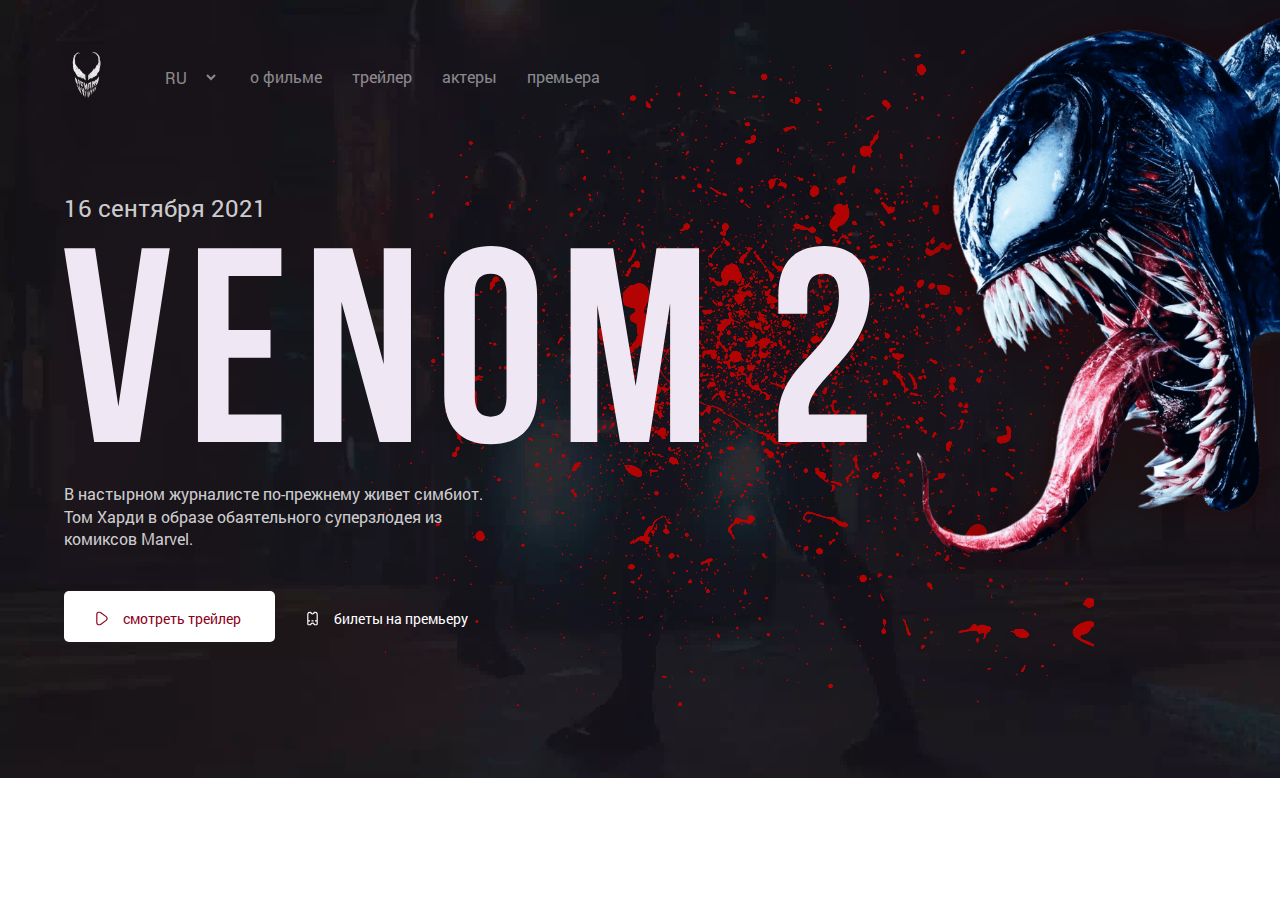
<file: index.html>
<!DOCTYPE html>
<html lang="ru">

<head>
  <meta charset="UTF-8">
  <meta http-equiv="X-UA-Compatible" content="IE=edge">
  <meta name="viewport" content="width=device-width, initial-scale=1.0">
  <title data-translate="index-title">Venom 2. Главная страница</title>
  <link rel="apple-touch-icon" sizes="120x120" href="favicon/apple-touch-icon.png">
  <link rel="icon" href="favicon/favicon.ico" type="image/x-icon">
  <link rel="icon" type="image/png" sizes="32x32" href="favicon/favicon-32x32.png">
  <link rel="icon" type="image/png" sizes="16x16" href="favicon/favicon-16x16.png">
  <link rel="manifest" href="favicon/site.webmanifest">
  <link rel="mask-icon" href="favicon/safari-pinned-tab.svg" color="#000000">
  <meta name="msapplication-TileColor" content="#000000">
  <meta name="theme-color" content="#000000">
  <link rel="stylesheet" href="css/jquery.fancybox.min.css" />
  <link rel="stylesheet" href="css/normalize.css">
  <link rel="stylesheet" href="css/style.css">
  <script defer src="js/main.js" type="module"></script>
  <script defer src="https://cdn.jsdelivr.net/npm/jquery@3.5.1/dist/jquery.min.js"></script>
  <script defer src="js/jquery.fancybox.min.js"></script>
</head>

<body class="blood">

  <div class="container">
    <header class="header">
      <a href="index.html" class="logo__link">
        <img class="logo__image" src="images/logo.png" alt="logo: Venom" width="46" height="71">
      </a>
      <p class="nav__menu--item">
        <select class="change-lang">
          <option class="change-lang--option" value="ru">RU</option>
          <option class="change-lang--option" value="en">EN</option>
        </select>
      </p>
      <nav class="nav">
        <butoon class="menu__button">
          <span class="menu__button--text" data-translate="menu-menu">меню</span>
          <img class="menu__button--icon" src="images/menu.svg" alt="icon: burger menu">
        </butoon>
        <!-- /.menu__button -->
        <button class="menu__close">
          <span class="menu__close--text" data-translate="menu-close">закрыть</span>
          <img class="menu__close--icon" src="images/arrow.svg" alt="icon: arrow right">
        </button>
        <!-- /.menu__close -->
        <ul class="nav__menu">
          <li class="nav__menu--item">
            <a class="nav__menu--link" data-translate="menu-about" href="about.html">о фильме</a>
          </li>

          <li class="nav__menu--item">
            <a class="nav__menu--link" data-translate="menu-trailer" href="trailer.html">трейлер</a>
          </li>

          <li class="nav__menu--item">
            <a class="nav__menu--link" data-translate="menu-actors" href="actors.html">актеры</a>
          </li>

          <li class="nav__menu--item">
            <a class="nav__menu--link" data-translate="menu-premiere" href="premiere.html">премьера</a>
          </li>
        </ul>
        <!-- /.nav__menu -->
      </nav>
    </header>

    <div class="movie">
      <div class="movie__title">
        <span class="movie__date" data-translate="movie-date">16 сентября 2021</span>
        <img class="movie__logo" src="images/venom-2.svg" alt="logo: Venom-2">
        <p class="movie__description" data-translate="movie-description">
          В настырном журналисте по-прежнему живет симбиот.
          Том Харди в образе обаятельного суперзлодея из комиксов Marvel.
        </p>
      </div>
      <!-- /.movie__title -->
      <div class="button__group">
        <a data-fancybox href="https://www.youtube.com/watch?v=kOF4p_bCLJs" class="button button__primary">
          <img class="button__icon" src="images/play.svg" alt="icon: play" width="15px" height="15px">
          <span class="button__text" data-translate="watch-trailer-button">смотреть трейлер</span>
        </a>
        <a href="premiere.html" class="button button__link">
          <img class="button__icon" src="images/ticket.svg" alt="icon: ticket" width="15px" height="15px">
          <span class="button__text" data-translate="premiere-tickets-button">билеты на премьеру</span>
        </a>
      </div>
      <!-- /.button__group -->
    </div>
    <!-- /.movie -->
  </div>
  <!-- /.container -->

  <img class="venom" src="images/venom.png" alt="photo: venom">

</body>

</html>
</file>
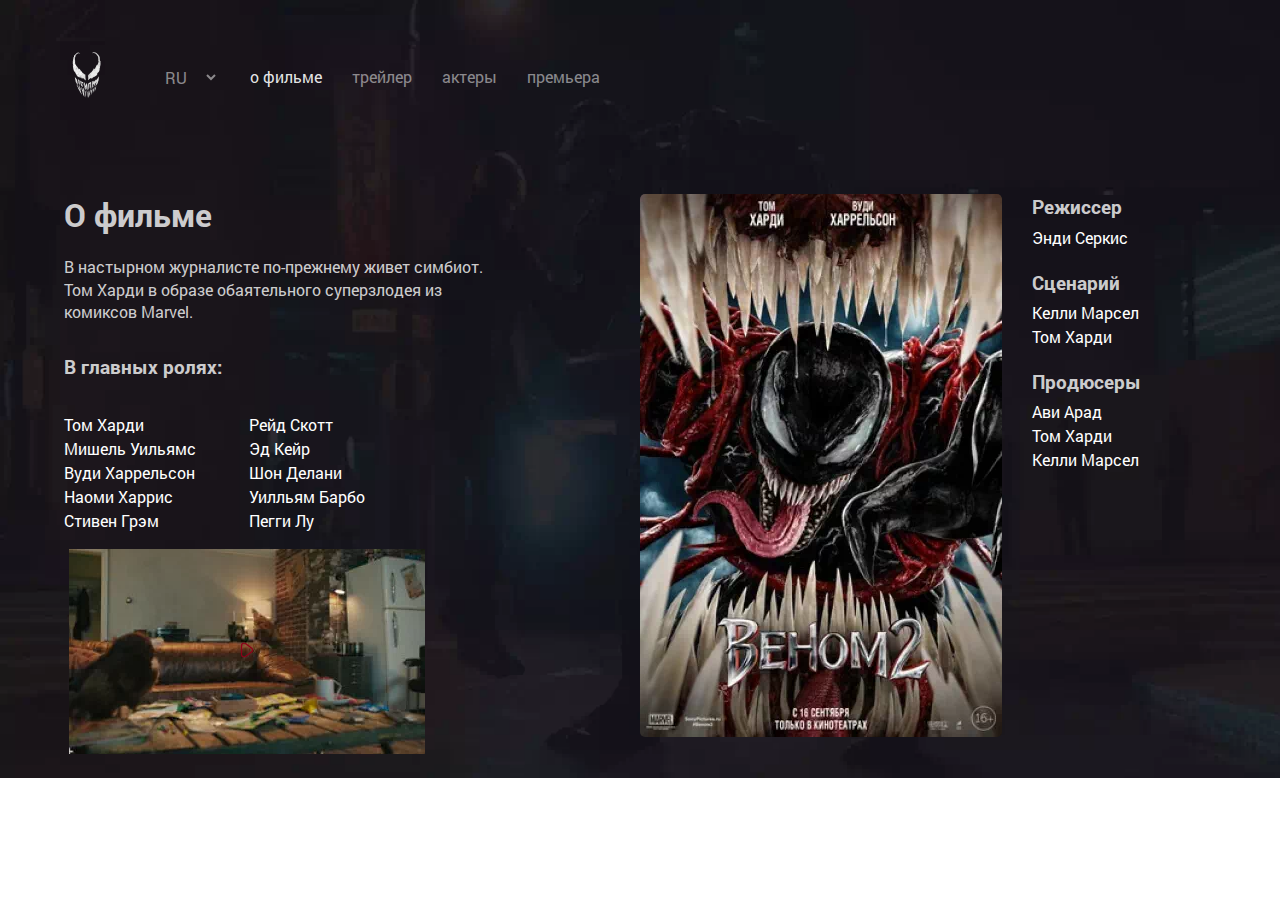
<file: about.html>
<!DOCTYPE html>
<html lang="ru">

<head>
  <meta charset="UTF-8">
  <meta http-equiv="X-UA-Compatible" content="IE=edge">
  <meta name="viewport" content="width=device-width, initial-scale=1.0">
  <title data-translate="about-title">Venom 2. О фильме</title>
  <link rel="apple-touch-icon" sizes="120x120" href="favicon/apple-touch-icon.png">
  <link rel="icon" href="favicon/favicon.ico" type="image/x-icon">
  <link rel="icon" type="image/png" sizes="32x32" href="favicon/favicon-32x32.png">
  <link rel="icon" type="image/png" sizes="16x16" href="favicon/favicon-16x16.png">
  <link rel="manifest" href="favicon/site.webmanifest">
  <link rel="mask-icon" href="favicon/safari-pinned-tab.svg" color="#000000">
  <meta name="msapplication-TileColor" content="#000000">
  <meta name="theme-color" content="#000000">
  <link rel="stylesheet" href="css/jquery.fancybox.min.css" />
  <link rel="stylesheet" href="css/normalize.css">
  <link rel="stylesheet" href="css/style.css">
  <script defer src="js/main.js" type="module"></script>
  <script defer src="https://cdn.jsdelivr.net/npm/jquery@3.5.1/dist/jquery.min.js"></script>
  <script defer src="js/jquery.fancybox.min.js"></script>
</head>

<body class="primary-bg">

  <div class="container">
    <header class="header">
      <a href="index.html" class="logo__link">
        <img class="logo__image" src="images/logo.png" alt="logo: Venom" width="46" height="71">
      </a>
      <p class="nav__menu--item">
        <select class="change-lang">
          <option class="change-lang--option" value="ru" selected>RU</option>
          <option class="change-lang--option" value="en">EN</option>
        </select>
      </p>
      <nav class="nav">
        <butoon class="menu__button">
          <span class="menu__button--text" data-translate="menu-menu">меню</span>
          <img class="menu__button--icon" src="images/menu.svg" alt="icon: burger menu">
        </butoon>
        <!-- /.menu__button -->
        <button class="menu__close">
          <span class="menu__close--text" data-translate="menu-close">закрыть</span>
          <img class="menu__close--icon" src="images/arrow.svg" alt="icon: arrow right">
        </button>
        <!-- /.menu__close -->
        <ul class="nav__menu">
          <li class="nav__menu--item">
            <a class="nav__menu--link" data-translate="menu-about" href="about.html">о фильме</a>
          </li>

          <li class="nav__menu--item">
            <a class="nav__menu--link" data-translate="menu-trailer" href="trailer.html">трейлер</a>
          </li>

          <li class="nav__menu--item">
            <a class="nav__menu--link" data-translate="menu-actors" href="actors.html">актеры</a>
          </li>

          <li class="nav__menu--item">
            <a class="nav__menu--link" data-translate="menu-premiere" href="premiere.html">премьера</a>
          </li>
        </ul>
        <!-- /.nav__menu -->
      </nav>
    </header>

    <div class="content">
      <div class="col">
        <h2 class="content__title" data-translate="about-movie-content-title">О фильме</h2>
        <p class="content__text" data-translate="movie-description">В настырном журналисте по-прежнему живет симбиот.
          Том Харди в образе обаятельного
          суперзлодея из комиксов Marvel.</p>
        <h3 class="content__subtitle" data-translate="movie-starring">В главных ролях:</h3>
        <div class="actors__main column-2">
          <div class="actors__list">
            <ul class="list">
              <li class="list__item" data-translate="Tom_Hardy">Том Харди</li>
              <li class="list__item" data-translate="Michelle_Williams">Мишель Уильямс</li>
              <li class="list__item" data-translate="Woody_Harrelson">Вуди Харрельсон</li>
              <li class="list__item" data-translate="Naomie_Harris">Наоми Харрис</li>
              <li class="list__item" data-translate="Stephen_Graham">Стивен Грэм</li>
            </ul>
          </div>
          <!-- /.actors__list -->
          <div class="actors__list">
            <ul class="list">
              <li class="list__item" data-translate="Reid_Scott">Рейд Скотт</li>
              <li class="list__item" data-translate="Ed_Kear">Эд Кейр</li>
              <li class="list__item" data-translate="Sean_Delaney">Шон Делани</li>
              <li class="list__item" data-translate="William_W_Barbour">Уилльям Барбо</li>
              <li class="list__item" data-translate="Peggy_Lu">Пегги Лу</li>
            </ul>
          </div>
          <!-- /.actors__list -->
        </div>
        <!-- /.actors__main -->

        <div class="content__trailer">
          <div class="play">
            <a data-fancybox href="https://www.youtube.com/watch?v=kOF4p_bCLJs">
              <img class="play__icon" src="images/play.svg" alt="icon: play">
            </a>
          </div>
        </div>
        <!-- /.trailer -->
      </div>
      <!-- /.col -->
      <div class="col">
        <div class="poster__wrapper">
          <img class="poster" src="images/poster.webp" alt="photo: poster venom 2">
          <div class="creators">
            <h3 class="content__subtitle" data-translate="director">Режиссер</h3>
            <ul class="list">
              <li class="list__item" data-translate="Andy_Serkis">Энди Серкис</li>
            </ul>
            <!-- /.list -->
            <h3 class="content__subtitle" data-translate="scenario">Сценарий</h3>
            <ul class="list">
              <li class="list__item" data-translate="Kelly_Marcel">Келли Марсел</li>
              <li class="list__item" data-translate="Tom_Hardy">Том Харди</li>
            </ul>
            <!-- /.list -->
            <h3 class="content__subtitle" data-translate="producers">Продюсеры</h3>
            <ul class="list">
              <li class="list__item" data-translate="Avi_Arad">Ави Арад</li>
              <li class="list__item" data-translate="Tom_Hardy">Том Харди</li>
              <li class="list__item" data-translate="Kelly_Marcel">Келли Марсел</li>
            </ul>
            <!-- /.list -->
          </div>
          <!-- /.creators -->
        </div>
        <!-- /.poster__wrapper -->
      </div>
      <!-- /.col -->
    </div>
    <!-- /.content -->

  </div>
  <!-- /.container -->

</body>

</html>
</file>
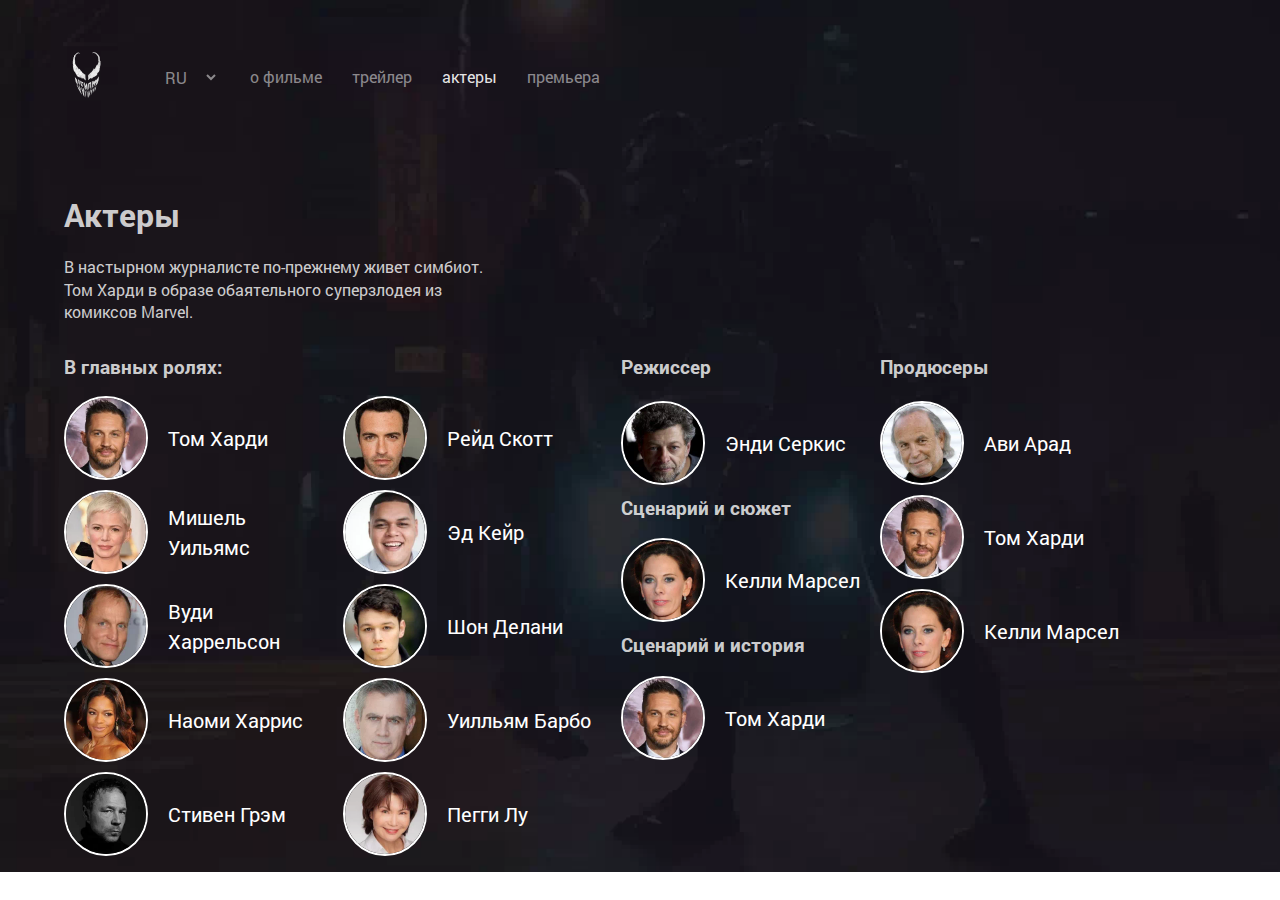
<file: actors.html>
<!DOCTYPE html>
<html lang="ru">

<head>
  <meta charset="UTF-8">
  <meta http-equiv="X-UA-Compatible" content="IE=edge">
  <meta name="viewport" content="width=device-width, initial-scale=1.0">
  <title data-translate="actors-title">Venom 2. Актеры</title>
  <link rel="apple-touch-icon" sizes="120x120" href="favicon/apple-touch-icon.png">
  <link rel="icon" href="favicon/favicon.ico" type="image/x-icon">
  <link rel="icon" type="image/png" sizes="32x32" href="favicon/favicon-32x32.png">
  <link rel="icon" type="image/png" sizes="16x16" href="favicon/favicon-16x16.png">
  <link rel="manifest" href="favicon/site.webmanifest">
  <link rel="mask-icon" href="favicon/safari-pinned-tab.svg" color="#000000">
  <meta name="msapplication-TileColor" content="#000000">
  <meta name="theme-color" content="#000000">
  <link rel="stylesheet" href="css/jquery.fancybox.min.css" />
  <link rel="stylesheet" href="css/normalize.css">
  <link rel="stylesheet" href="css/style.css">
  <script defer src="js/main.js" type="module"></script>
  <script defer src="https://cdn.jsdelivr.net/npm/jquery@3.5.1/dist/jquery.min.js"></script>
  <script defer src="js/jquery.fancybox.min.js"></script>
</head>

<body class="primary-bg">

  <div class="container">
    <header class="header">
      <a href="index.html" class="logo__link">
        <img class="logo__image" src="images/logo.png" alt="logo: Venom" width="46" height="71">
      </a>
      <p class="nav__menu--item">
        <select class="change-lang">
          <option class="change-lang--option" value="ru" selected>RU</option>
          <option class="change-lang--option" value="en">EN</option>
        </select>
      </p>
      <nav class="nav">
        <butoon class="menu__button">
          <span class="menu__button--text" data-translate="menu-menu">меню</span>
          <img class="menu__button--icon" src="images/menu.svg" alt="icon: burger menu">
        </butoon>
        <!-- /.menu__button -->
        <button class="menu__close">
          <span class="menu__close--text" data-translate="menu-close">закрыть</span>
          <img class="menu__close--icon" src="images/arrow.svg" alt="icon: arrow right">
        </button>
        <!-- /.menu__close -->
        <ul class="nav__menu">
          <li class="nav__menu--item">
            <a class="nav__menu--link" data-translate="menu-about" href="about.html">о фильме</a>
          </li>

          <li class="nav__menu--item">
            <a class="nav__menu--link" data-translate="menu-trailer" href="trailer.html">трейлер</a>
          </li>

          <li class="nav__menu--item">
            <a class="nav__menu--link" data-translate="menu-actors" href="actors.html">актеры</a>
          </li>

          <li class="nav__menu--item">
            <a class="nav__menu--link" data-translate="menu-premiere" href="premiere.html">премьера</a>
          </li>
        </ul>
        <!-- /.nav__menu -->
      </nav>
    </header>

    <div class="content">
      <div class="col">
        <h2 class="content__title" data-translate="actors-content-title">Актеры</h2>
        <p class="content__text" data-translate="movie-description">В настырном журналисте по-прежнему живет симбиот.
          Том Харди в образе обаятельного
          суперзлодея из комиксов Marvel.</p>

        <div class="actors">
          <div class="actors--left__section">
            <h3 class="content__subtitle actors__subtitle--first" data-translate="movie-starring">В главных ролях:</h3>
            <div class="actors__main">
              <div class="actors__list">
                <ul class="list">
                  <li class="list__item actor__about">
                    <img class="actor__foto" src="images/actors/Tom_Hardy_240x240.webp" width="80" height="80"
                      alt=" foto: Том Харди">
                    <div class="actor__info" data-translate="Tom_Hardy">Том Харди</div>
                  </li>
                  <li class="list__item actor__about">
                    <img class="actor__foto" src="images/actors/Michelle_Williams_240x240.webp" width="80" height="80"
                      alt="foto: Мишель Уильямс">
                    <div class="actor__info" data-translate="Michelle_Williams">Мишель Уильямс</div>
                  </li>
                  <li class="list__item actor__about">
                    <img class="actor__foto" src="images/actors/Woody_Harrelson_240x240.webp" width="80" height="80"
                      alt="foto: Вуди Харрельсон">
                    <div class="actor__info" data-translate="Woody_Harrelson">Вуди Харрельсон</div>
                  </li>
                  <li class="list__item actor__about">
                    <img class="actor__foto" src="images/actors/Naomie_Harris_240x240.webp" width="80" height="80"
                      alt="foto: Наоми Харрис">
                    <div class="actor__info" data-translate="Naomie_Harris">Наоми Харрис</div>
                  </li>
                  <li class="list__item actor__about">
                    <img class="actor__foto" src="images/actors/Stephen_Graham_240x240.webp" width="80" height="80"
                      alt="foto: Стивен Грэм">
                    <div class="actor__info" data-translate="Stephen_Graham">Стивен Грэм</div>
                  </li>
                </ul>
                <!-- /.list -->
              </div>
              <!-- /.actors__list -->

              <div class="actors__list">
                <ul class="list">
                  <li class="list__item actor__about">
                    <img class="actor__foto" src="images/actors/Reid_Scott_240x240.webp" width="80" height="80"
                      alt="foto: Рейд Скотт">
                    <div class="actor__info" data-translate="Reid_Scott">Рейд Скотт</div>
                  </li>
                  <li class="list__item actor__about">
                    <img class="actor__foto" src="images/actors/Ed_Kear_240x240.webp" width="80" height="80"
                      alt="foto: Эд Кейр">
                    <div class="actor__info" data-translate="Ed_Kear">Эд Кейр</div>
                  </li>
                  <li class="list__item actor__about">
                    <img class="actor__foto" src="images/actors/Sean_Delaney_240x240.webp" width="80" height="80"
                      alt="foto: Шон Делани">
                    <div class="actor__info" data-translate="Sean_Delaney">Шон Делани</div>
                  </li>
                  <li class="list__item actor__about">
                    <img class="actor__foto" src="images/actors/William_W_Barbour_240x240.webp" width="80" height="80"
                      alt="foto: Уилльям Барбо">
                    <div class="actor__info" data-translate="William_W_Barbour">Уилльям Барбо</div>
                  </li>
                  <li class="list__item actor__about">
                    <img class="actor__foto" src="images/actors/Peggy_Lu_240x240.webp" width="80" height="80"
                      alt="foto: Пегги Лу">
                    <div class="actor__info" data-translate="Peggy_Lu">Пегги Лу</div>
                  </li>
                </ul>
                <!-- /.list -->
              </div>
              <!-- /.actors__list -->
            </div>
            <!-- /.actors__main -->
          </div>
          <!-- /.actors--left__section -->

          <div class="actors--right__section">
            <div class="actors__subtitles">
              <h3 class="content__subtitle actors__subtitle--second" data-translate="director">Режиссер</h3>
              <h3 class="content__subtitle actors__subtitle--third" data-translate="producers">Продюсеры</h3>
            </div>
            <div class="actors__direction">
              <div class="actors__list">
                <ul class="list">
                  <li class="list__item actor__about">
                    <img class="actor__foto" src="images/actors/Andy_Serkis_240x240.webp" width="80" height="80"
                      alt="foto: Энди Серкис">
                    <div class="actor__info">
                      <p class="actor__name" data-translate="Andy_Serkis">Энди Серкис
                      </p>
                    </div>
                  </li>
                  <h3 class="content__subtitle" data-translate="screenplay_by">Сценарий и сюжет</h3>
                  <li class="list__item actor__about">
                    <img class="actor__foto" src="images/actors/Kelly_Marcel_240x240.webp" width="80" height="80"
                      alt="foto: Келли Марсел">
                    <div class="actor__info" data-translate="Kelly_Marcel">Келли Марсел</div>
                  </li>
                  <h3 class="content__subtitle" data-translate="story_by">Сценарий и история</h3>
                  <li class="list__item actor__about">
                    <img class="actor__foto" src="images/actors/Tom_Hardy_240x240.webp" width="80" height="80"
                      alt="foto: Том Харди">
                    <div class="actor__info" data-translate="Tom_Hardy">Том Харди</div>
                  </li>
                </ul>
                <!-- /.list -->
              </div>
              <!-- /.actors__list -->

              <div class="actors__list">
                <ul class="list">
                  <li class="list__item actor__about">
                    <img class="actor__foto" src="images/actors/Avi_Arad_240x240.webp" width="80" height="80"
                      alt="foto: Ави Арад">
                    <div class="actor__info">
                      <p class="actor__name" data-translate="Avi_Arad">Ави Арад</p>
                    </div>
                  </li>
                  <li class="list__item actor__about">
                    <img class="actor__foto" src="images/actors/Tom_Hardy_240x240.webp" width="80" height="80"
                      alt="foto: Том Харди">
                    <div class="actor__info" data-translate="Tom_Hardy">Том Харди</div>
                  </li>
                  <li class="list__item actor__about">
                    <img class="actor__foto" src="images/actors/Kelly_Marcel_240x240.webp" width="80" height="80"
                      alt="foto: Келли Марсел">
                    <div class="actor__info" data-translate="Kelly_Marcel">Келли Марсел</div>
                  </li>
                </ul>
                <!-- /.list -->
              </div>
              <!-- /.actors__list -->
            </div>
            <!-- /.actors__direction -->
          </div>
          <!-- /.actors--right__section -->
        </div>
        <!-- /.actors -->
      </div>
      <!-- /.col -->
    </div>
    <!-- /.content -->
  </div>
  <!-- /.container -->

</body>

</html>
</file>
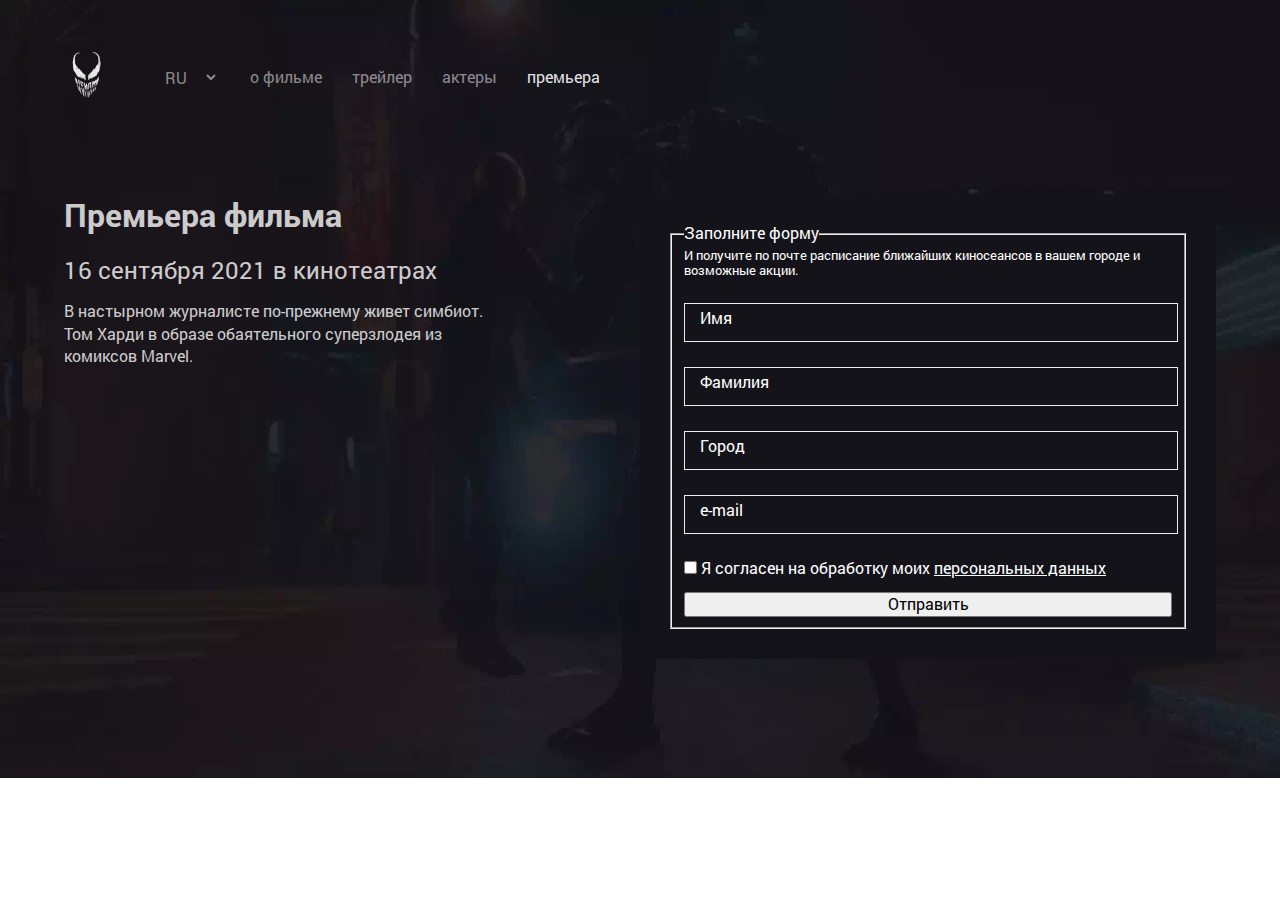
<file: premiere.html>
<!DOCTYPE html>
<html lang="ru">

<head>
  <meta charset="UTF-8">
  <meta http-equiv="X-UA-Compatible" content="IE=edge">
  <meta name="viewport" content="width=device-width, initial-scale=1.0">
  <title data-translate="premiere-title">Venom 2. Премьера</title>
  <link rel="apple-touch-icon" sizes="120x120" href="favicon/apple-touch-icon.png">
  <link rel="icon" href="favicon/favicon.ico" type="image/x-icon">
  <link rel="icon" type="image/png" sizes="32x32" href="favicon/favicon-32x32.png">
  <link rel="icon" type="image/png" sizes="16x16" href="favicon/favicon-16x16.png">
  <link rel="manifest" href="favicon/site.webmanifest">
  <link rel="mask-icon" href="favicon/safari-pinned-tab.svg" color="#000000">
  <meta name="msapplication-TileColor" content="#000000">
  <meta name="theme-color" content="#000000">
  <link rel="stylesheet" href="css/normalize.css">
  <link rel="stylesheet" href="css/style.css">
  <script defer src="js/main.js" type="module"></script>
  <script defer src="https://cdn.jsdelivr.net/npm/jquery@3.5.1/dist/jquery.min.js"></script>
  <script defer src="https://e-timer.ru/js/etimer.js"></script>
  <script defer src="js/eTimer.js"></script>
</head>

<body class="primary-bg">

  <div class="container">
    <header class="header">
      <a href="index.html" class="logo__link">
        <img class="logo__image" src="images/logo.png" alt="logo: Venom" width="46" height="71">
      </a>
      <p class="nav__menu--item">
        <select class="change-lang">
          <option class="change-lang--option" value="ru" selected>RU</option>
          <option class="change-lang--option" value="en">EN</option>
        </select>
      </p>
      <nav class="nav">
        <butoon class="menu__button">
          <span class="menu__button--text" data-translate="menu-menu">меню</span>
          <img class="menu__button--icon" src="images/menu.svg" alt="icon: burger menu">
        </butoon>
        <!-- /.menu__button -->
        <button class="menu__close">
          <span class="menu__close--text" data-translate="menu-close">закрыть</span>
          <img class="menu__close--icon" src="images/arrow.svg" alt="icon: arrow right">
        </button>
        <!-- /.menu__close -->
        <ul class="nav__menu">
          <li class="nav__menu--item">
            <a class="nav__menu--link" data-translate="menu-about" href="about.html">о фильме</a>
          </li>

          <li class="nav__menu--item">
            <a class="nav__menu--link" data-translate="menu-trailer" href="trailer.html">трейлер</a>
          </li>

          <li class="nav__menu--item">
            <a class="nav__menu--link" data-translate="menu-actors" href="actors.html">актеры</a>
          </li>

          <li class="nav__menu--item">
            <a class="nav__menu--link" data-translate="menu-premiere" href="premiere.html">премьера</a>
          </li>
        </ul>
        <!-- /.nav__menu -->
      </nav>
    </header>

    <div class="content content--premiere">
      <div class="col">
        <h2 class="content__title" data-translate="premiere-content-title">Премьера фильма</h2>
        <span class="movie__date" data-translate="movie-date-full">16 сентября 2021 в кинотеатрах</span>
        <p class="content__text" data-translate="movie-description">В настырном журналисте по-прежнему живет симбиот.
          Том Харди в образе обаятельного
          суперзлодея из комиксов Marvel.</p>
        <div class="eTimerRu"></div>
        <div class="eTimerEn"></div>
      </div>
      <!-- /.col -->

      <div class="col col--ticket__form">
        <div class="order-ticket">
          <form class="order-ticket__form">
            <fieldset class="order-ticket__form-wrapper">
              <legend class="order-ticket__title" data-translate="form-welcome">Заполните форму</legend>
              <small class="order-ticket__description" data-translate="form-descritpion">И получите по почте расписание
                ближайших киносеансов в вашем городе и возможные акции.</small>
              <label class="order-ticket__label">
                <input class="order-ticket__input" type="text" required name="name">
                <span class="order-ticket__label-text" data-translate="form-name">Имя</span>
              </label>
              <label class="order-ticket__label">
                <input class="order-ticket__input" type="text" name="surname">
                <span class="order-ticket__label-text" data-translate="form-surname">Фамилия</span>
              </label>
              <label class="order-ticket__label">
                <input class="order-ticket__input" type="text" required name="city">
                <span class="order-ticket__label-text" data-translate="form-city">Город</span>
              </label>
              <label class="order-ticket__label">
                <input class="order-ticket__input" type="email" required name="mail">
                <span class="order-ticket__label-text" data-translate="form-e-mail">e-mail</span>
              </label>
              <label class="order-ticket__label">
                <input class="order-ticket__checkbox" type="checkbox" required name="personal" value="agree">
                <span class="order-ticket__label-checkbox-text" data-translate="form-agreement">Я согласен на обработку
                  моих </span><a href="privacy-rus.html" data-translate="form-personal-data">персональных
                  данных</a>
              </label>
              <button data-translate="form-send">Отправить</button>
            </fieldset>
            <div class="order-ticket__preloader-wrapper">
              <video loop muted autoplay playsinline src="images/sendFormVideo.mp4" type="video/mp4"></video>
            </div>
            <fieldset class="order-ticket__thanks-wrapper">
              <legend data-translate="form-thanks">Спасибо <span class="order-ticket__thanks-name"
                  data-translate="form-name">-имя-</span></legend>
              <p data-translate="form-sending-description">Вам на почту в скором времени будет отправлено письмо с
                расписанием сеансов в вашем городе</p>
            </fieldset>
          </form>
        </div>
      </div>
      <!-- /.col -->

    </div>
    <!-- /.content -->

</body>

</html>
</file>
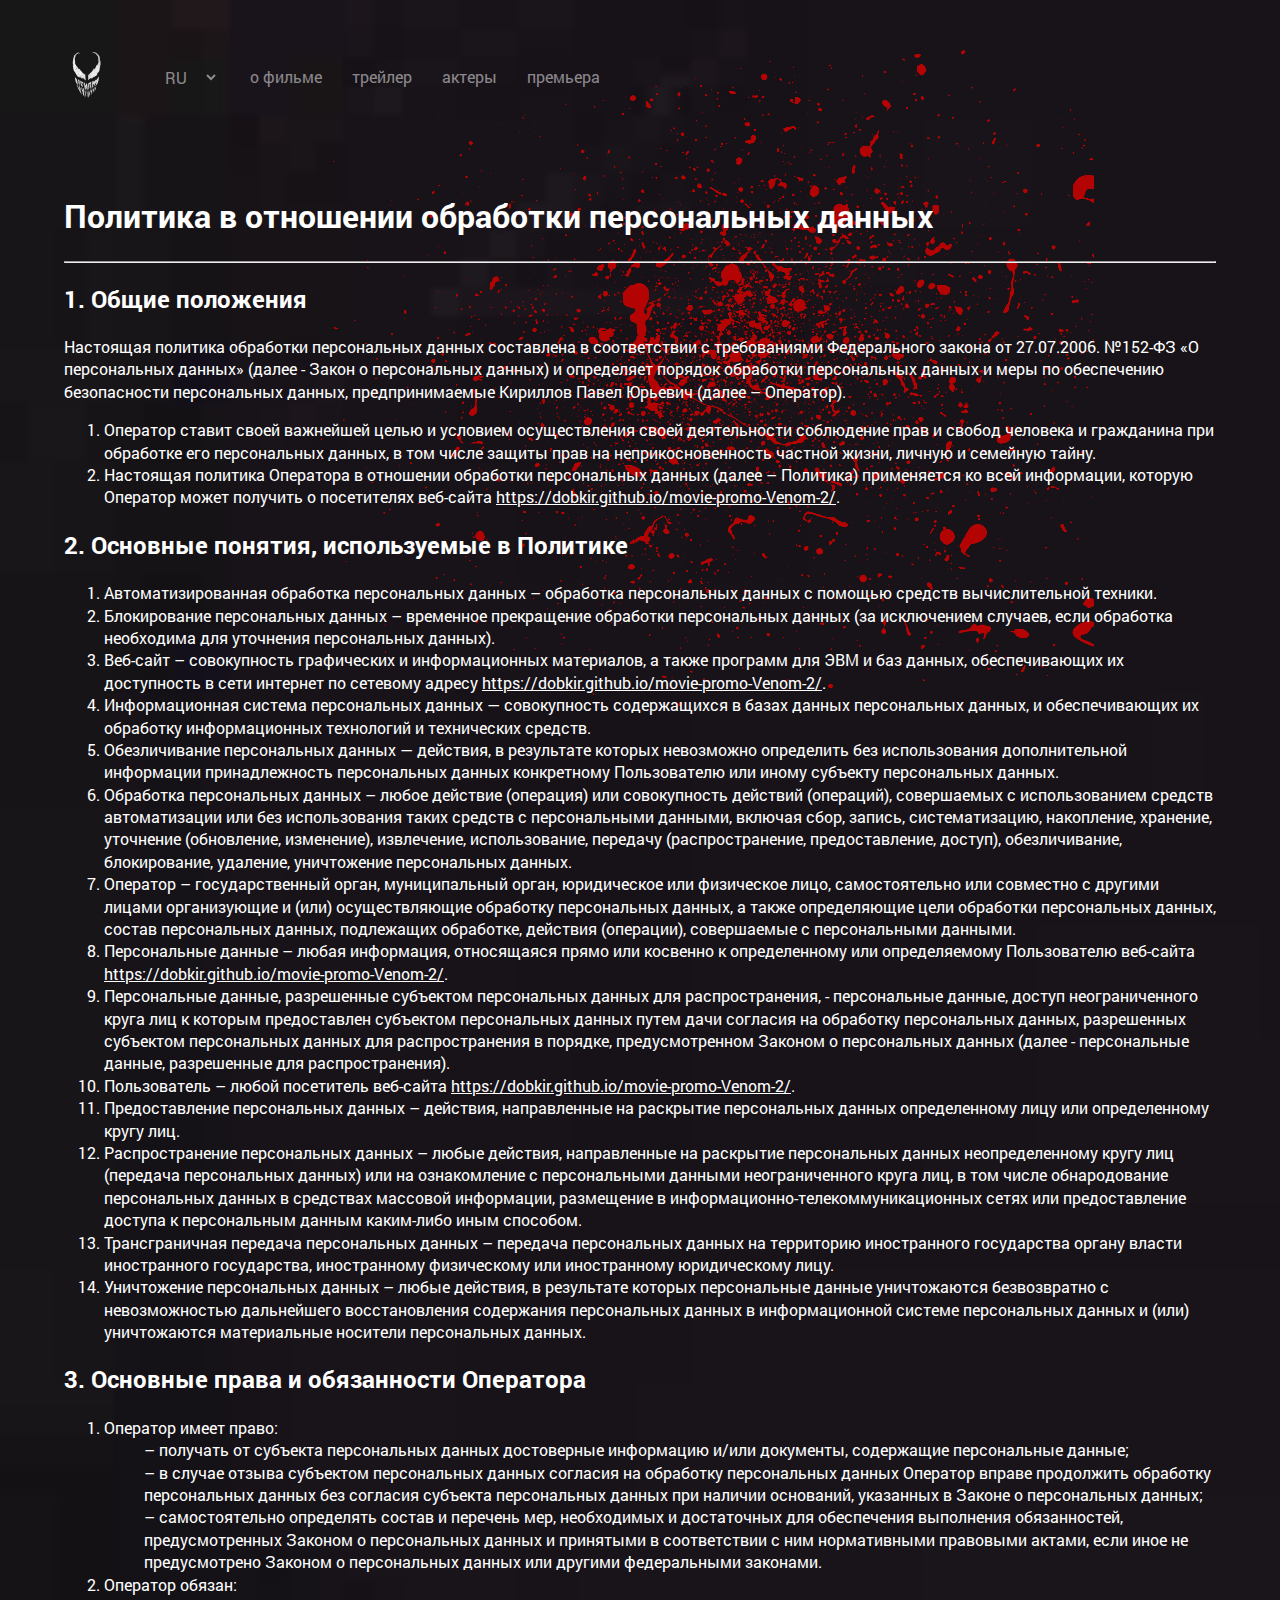
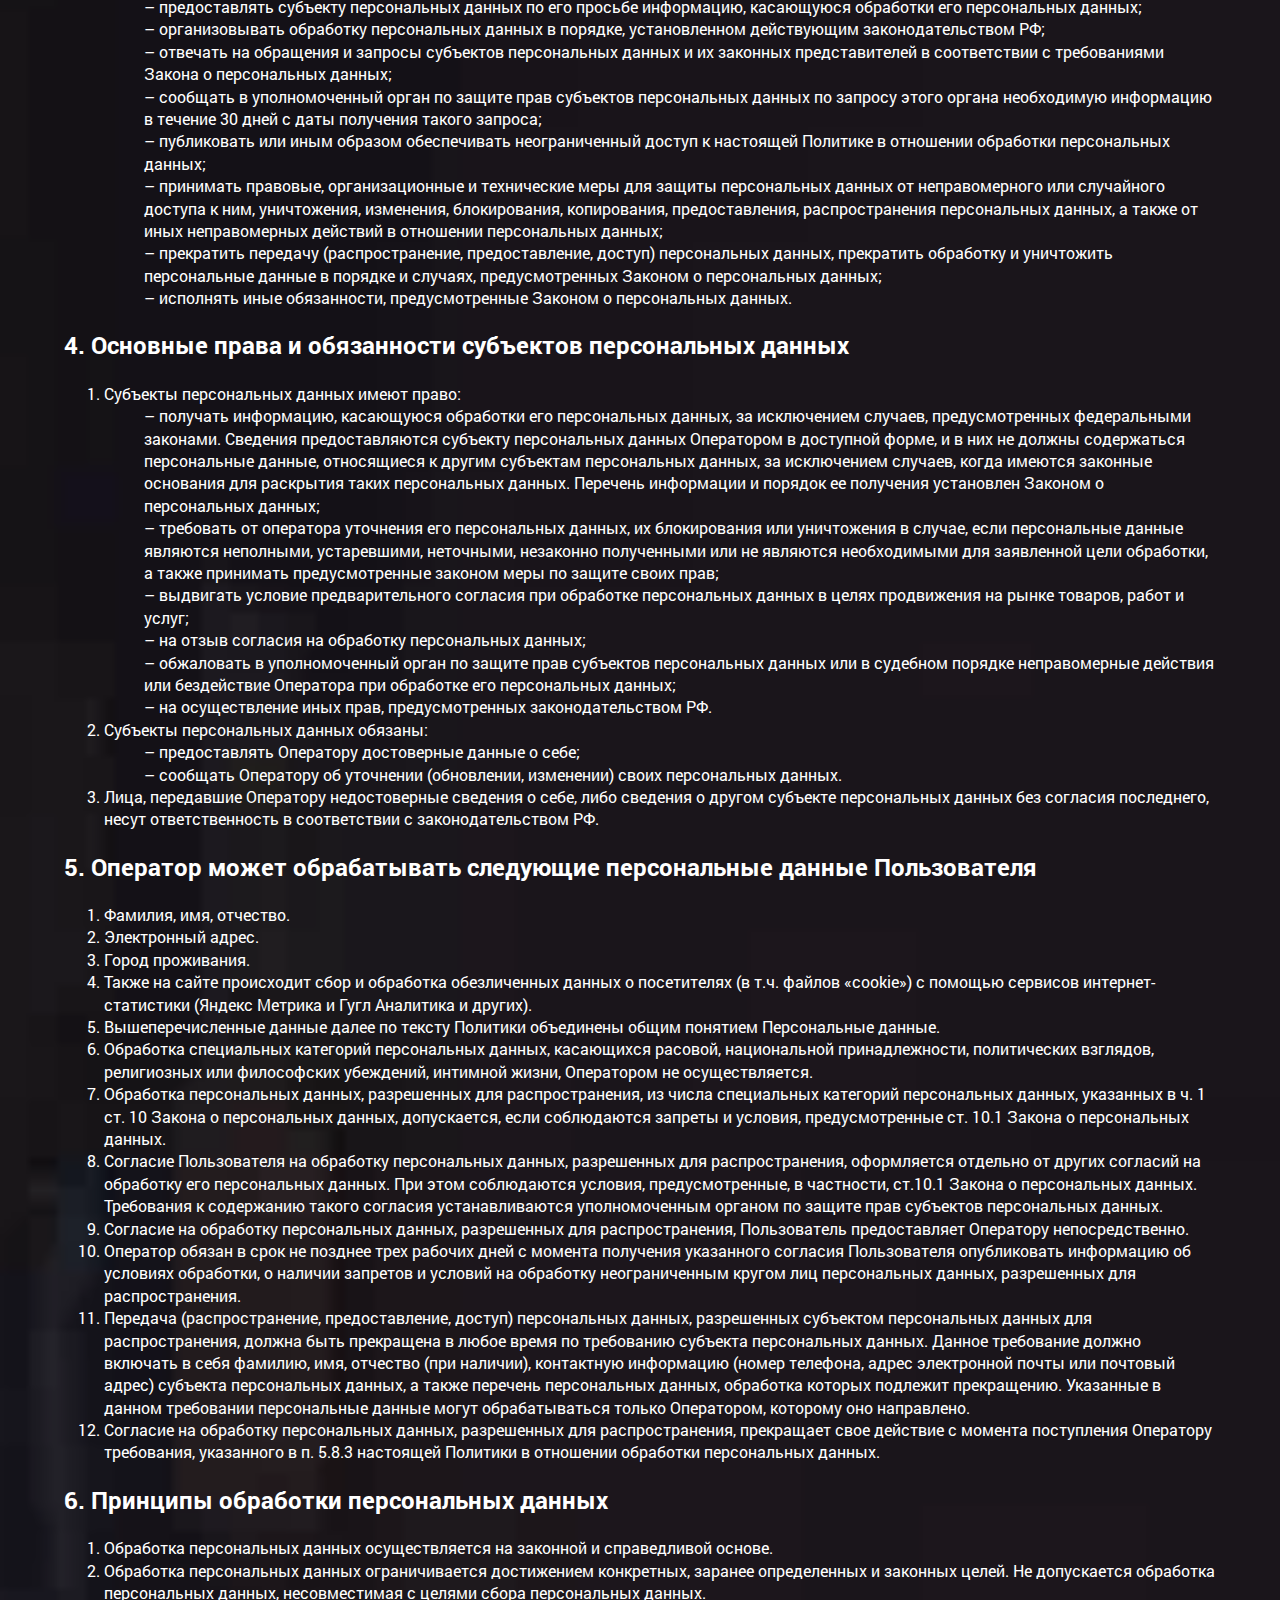
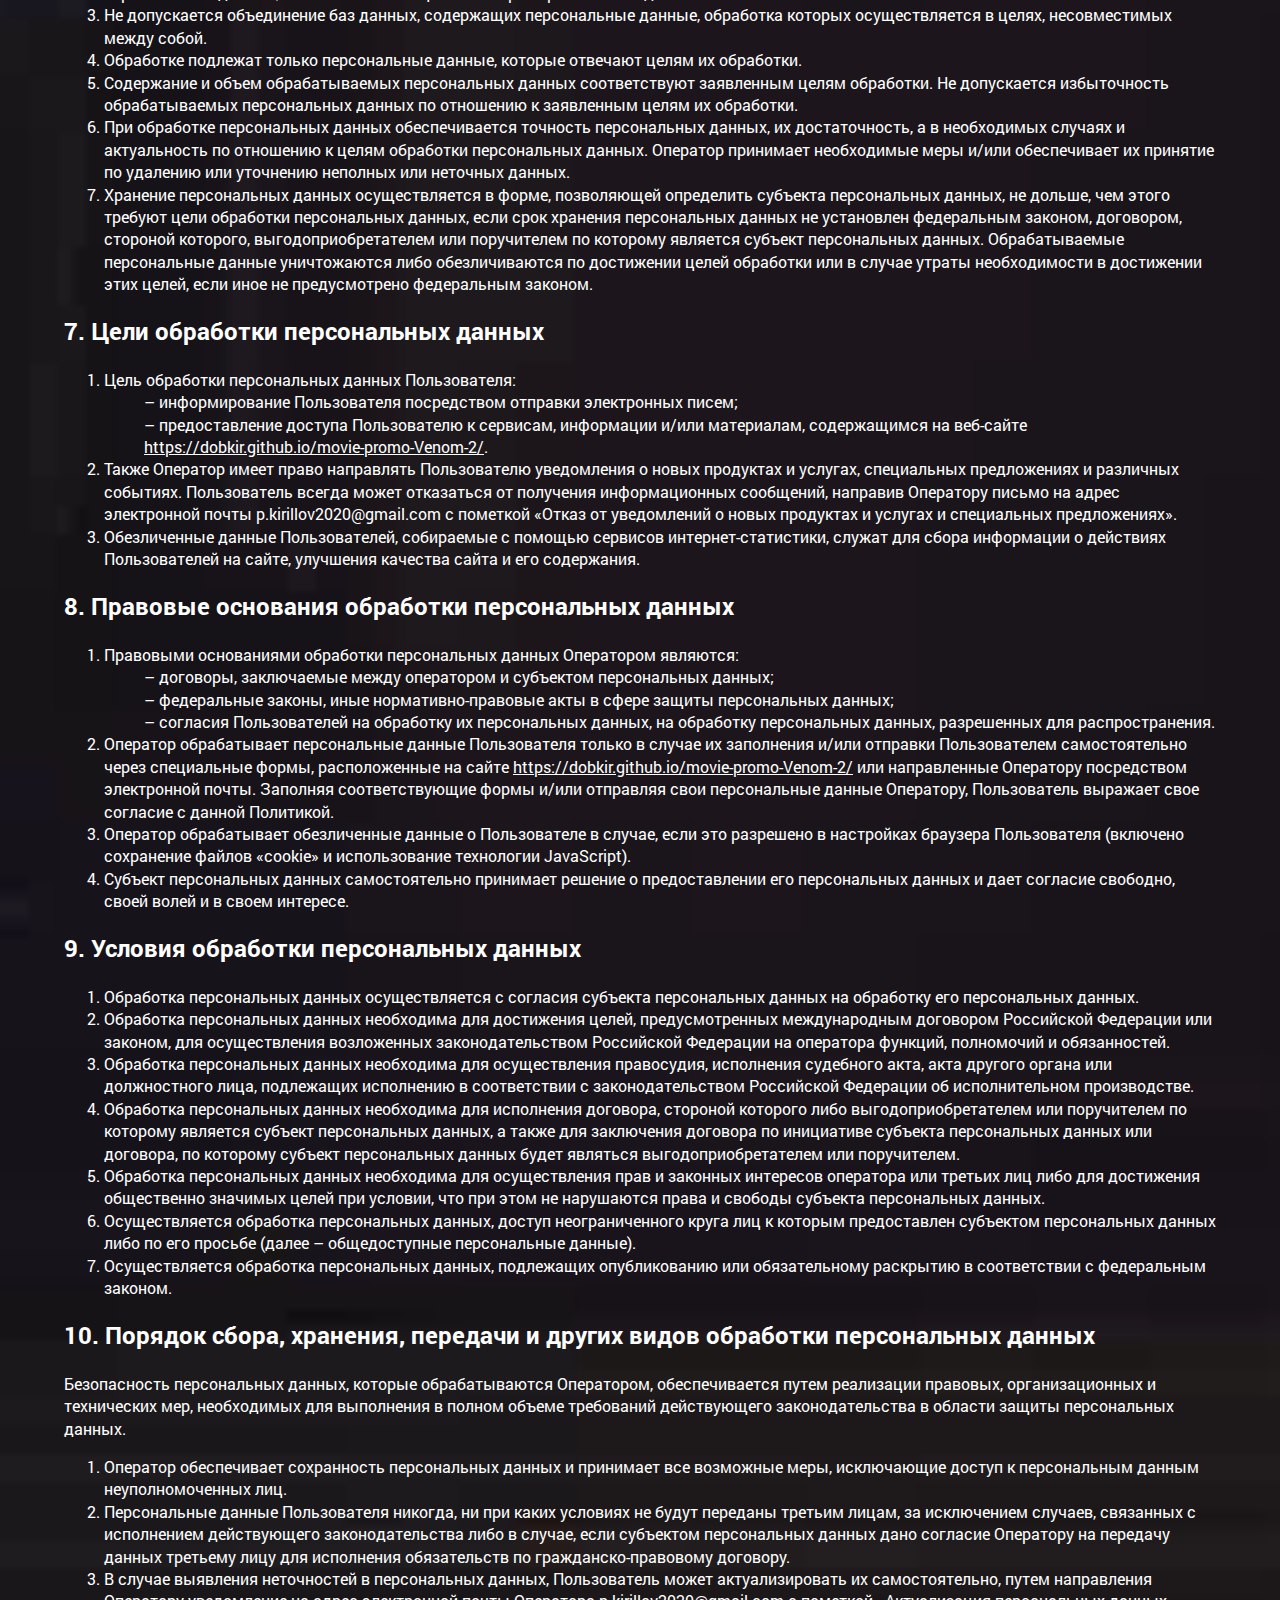
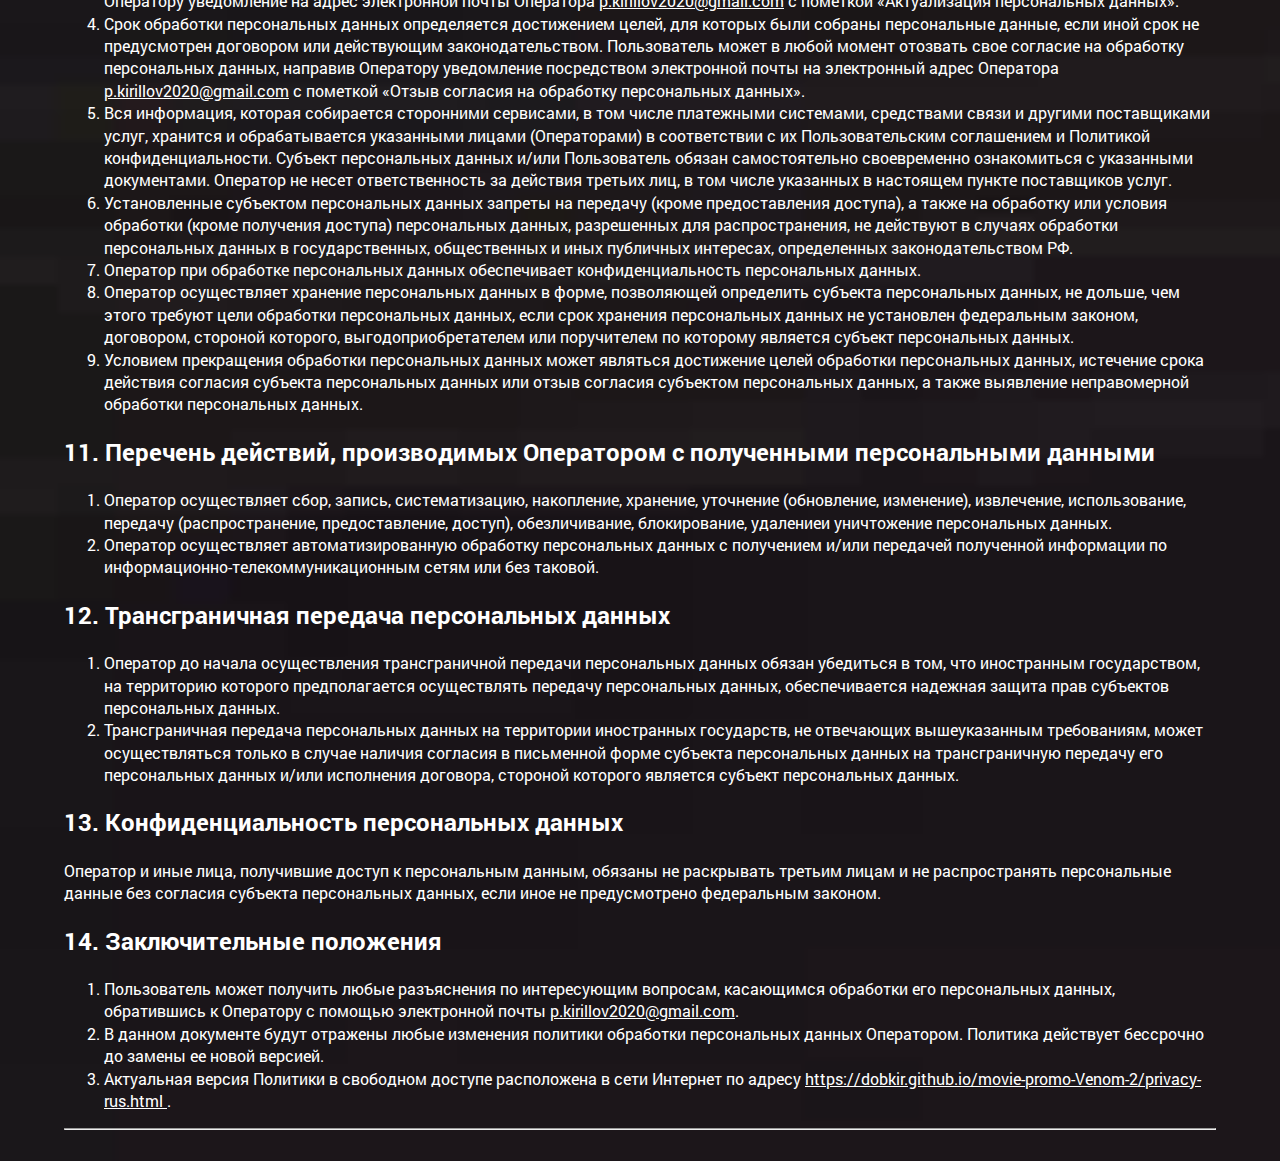
<file: privacy-rus.html>
<!DOCTYPE html>
<html lang="ru">

<head>
  <meta charset="UTF-8">
  <meta http-equiv="X-UA-Compatible" content="IE=edge">
  <meta name="viewport" content="width=device-width, initial-scale=1.0">
  <title data-translate="privacy-title">Venom 2. Политика конфиденциальности</title>
  <link rel="apple-touch-icon" sizes="120x120" href="favicon/apple-touch-icon.png">
  <link rel="icon" href="favicon/favicon.ico" type="image/x-icon">
  <link rel="icon" type="image/png" sizes="32x32" href="favicon/favicon-32x32.png">
  <link rel="icon" type="image/png" sizes="16x16" href="favicon/favicon-16x16.png">
  <link rel="manifest" href="favicon/site.webmanifest">
  <link rel="mask-icon" href="favicon/safari-pinned-tab.svg" color="#000000">
  <meta name="msapplication-TileColor" content="#000000">
  <meta name="theme-color" content="#000000">
  <link rel="stylesheet" href="css/normalize.css">
  <link rel="stylesheet" href="css/style.css">
  <script defer src="js/main.js" type="module"></script>
</head>

<body class="blood">

  <div class="container">
    <header class="header">
      <a href="index.html" class="logo__link">
        <img class="logo__image" src="images/logo.png" alt="logo: Venom" width="46" height="71">
      </a>
      <p class="nav__menu--item">
        <select class="change-lang">
          <option class="change-lang--option" value="ru" selected>RU</option>
          <option class="change-lang--option" value="en">EN</option>
        </select>
      </p>
      <nav class="nav">
        <butoon class="menu__button">
          <span class="menu__button--text" data-translate="menu-menu">меню</span>
          <img class="menu__button--icon" src="images/menu.svg" alt="icon: burger menu">
        </butoon>
        <!-- /.menu__button -->
        <button class="menu__close">
          <span class="menu__close--text" data-translate="menu-close">закрыть</span>
          <img class="menu__close--icon" src="images/arrow.svg" alt="icon: arrow right">
        </button>
        <!-- /.menu__close -->
        <ul class="nav__menu">
          <li class="nav__menu--item">
            <a class="nav__menu--link" data-translate="menu-about" href="about.html">о фильме</a>
          </li>

          <li class="nav__menu--item">
            <a class="nav__menu--link" data-translate="menu-trailer" href="trailer.html">трейлер</a>
          </li>

          <li class="nav__menu--item">
            <a class="nav__menu--link" data-translate="menu-actors" href="actors.html">актеры</a>
          </li>

          <li class="nav__menu--item">
            <a class="nav__menu--link" data-translate="menu-premiere" href="premiere.html">премьера</a>
          </li>
        </ul>
        <!-- /.nav__menu -->
      </nav>
    </header>

    <article class="privacy_rus">

      <h1>Политика в отношении обработки персональных данных</h1>
      <hr>
      <h2> 1. Общие положения</h2>
      <p class="privacy">Настоящая политика обработки персональных данных составлена в соответствии с требованиями
        Федерального закона от
        27.07.2006. №152-ФЗ «О персональных данных» (далее - Закон о персональных данных) и определяет порядок
        обработки
        персональных данных и меры по обеспечению безопасности персональных данных, предпринимаемые Кириллов Павел
        Юрьевич
        (далее – Оператор).</p>
      <ol>
        <li>
          Оператор ставит своей важнейшей целью и условием осуществления своей деятельности соблюдение прав и свобод
          человека и гражданина при обработке его персональных данных, в том числе защиты прав на неприкосновенность
          частной жизни, личную и семейную тайну.
        </li>
        <li>
          Настоящая политика Оператора в отношении обработки персональных данных (далее – Политика) применяется ко
          всей
          информации, которую Оператор может получить о посетителях веб-сайта
          <a href="https://dobkir.github.io/movie-promo-Venom-2/">https://dobkir.github.io/movie-promo-Venom-2/</a>.
        </li>
      </ol>


      <h2>2. Основные понятия, используемые в Политике</h2>
      <ol>
        <li>
          Автоматизированная обработка персональных данных – обработка персональных данных с помощью средств
          вычислительной техники.
        </li>
        <li>
          Блокирование персональных данных – временное прекращение обработки персональных данных (за исключением
          случаев, если обработка необходима для уточнения персональных данных).
        </li>
        <li>
          Веб-сайт – совокупность графических и информационных материалов, а также программ для ЭВМ и баз данных,
          обеспечивающих их доступность в сети интернет по сетевому адресу
          <a href="https://dobkir.github.io/movie-promo-Venom-2/">https://dobkir.github.io/movie-promo-Venom-2/</a>.
        </li>
        <li>
          Информационная система персональных данных — совокупность содержащихся в базах данных персональных данных,
          и
          обеспечивающих их обработку информационных технологий и технических средств.
        </li>
        <li>
          Обезличивание персональных данных — действия, в результате которых невозможно определить без использования
          дополнительной информации принадлежность персональных данных конкретному Пользователю или иному субъекту
          персональных данных.
        </li>
        <li>
          Обработка персональных данных – любое действие (операция) или совокупность действий (операций),
          совершаемых
          с
          использованием средств автоматизации или без использования таких средств с персональными данными, включая
          сбор,
          запись, систематизацию, накопление, хранение, уточнение (обновление, изменение), извлечение,
          использование,
          передачу
          (распространение, предоставление, доступ), обезличивание, блокирование, удаление, уничтожение персональных
          данных.
        </li>
        <li>
          Оператор – государственный орган, муниципальный орган, юридическое или физическое лицо, самостоятельно или
          совместно с другими лицами организующие и (или) осуществляющие обработку персональных данных, а также
          определяющие
          цели обработки персональных данных, состав персональных данных, подлежащих обработке, действия (операции),
          совершаемые
          с персональными данными.
        </li>
        <li>
          Персональные данные – любая информация, относящаяся прямо или косвенно к определенному или определяемому
          Пользователю веб-сайта <a href="https://dobkir.github.io/movie-promo-Venom-2/">
            https://dobkir.github.io/movie-promo-Venom-2/</a>.
        </li>
        <li>
          Персональные данные, разрешенные субъектом персональных данных для распространения, - персональные данные,
          доступ неограниченного круга лиц к которым предоставлен субъектом персональных данных путем дачи согласия
          на обработку персональных данных, разрешенных субъектом персональных данных для распространения в порядке,
          предусмотренном Законом о персональных данных (далее - персональные данные, разрешенные для
          распространения).
        </li>
        <li>
          Пользователь – любой посетитель веб-сайта <a href="https://dobkir.github.io/movie-promo-Venom-2/">
            https://dobkir.github.io/movie-promo-Venom-2/</a>.
        </li>
        <li>
          Предоставление персональных данных – действия, направленные на раскрытие персональных данных определенному
          лицу или определенному кругу лиц.
        </li>
        <li>
          Распространение персональных данных – любые действия, направленные на раскрытие персональных данных
          неопределенному кругу лиц (передача персональных данных) или на ознакомление с персональными данными
          неограниченного круга лиц, в том числе обнародование персональных данных в средствах массовой информации,
          размещение в информационно-телекоммуникационных сетях или предоставление доступа к персональным данным
          каким-либо иным способом.
        </li>
        <li>
          Трансграничная передача персональных данных – передача персональных данных на территорию иностранного
          государства органу власти иностранного государства, иностранному физическому или иностранному юридическому
          лицу.
        </li>
        <li>
          Уничтожение персональных данных – любые действия, в результате которых персональные данные уничтожаются
          безвозвратно с невозможностью дальнейшего восстановления содержания персональных данных в информационной
          системе персональных данных и (или) уничтожаются материальные носители персональных данных.
        </li>
      </ol>


      <h2>3. Основные права и обязанности Оператора</h2>
      <ol>
        <li>
          Оператор имеет право:
          <ul style="list-style-type:none">
            <li>
              – получать от субъекта персональных данных достоверные информацию и/или документы, содержащие
              персональные данные;
            </li>
            <li>
              – в случае отзыва субъектом персональных данных согласия на обработку персональных данных Оператор
              вправе
              продолжить обработку персональных данных без согласия субъекта персональных данных при наличии
              оснований,
              указанных в Законе о персональных данных;
            </li>
            <li>
              – самостоятельно определять состав и перечень мер, необходимых и достаточных для обеспечения выполнения
              обязанностей, предусмотренных Законом о персональных данных и принятыми в соответствии с ним
              нормативными
              правовыми актами, если иное не предусмотрено Законом о персональных данных или другими федеральными
              законами.
            </li>
          </ul>
        </li>
        <li>
          Оператор обязан:
          <ul style="list-style-type:none">
            <li>
              – предоставлять субъекту персональных данных по его просьбе информацию, касающуюся обработки его
              персональных данных;
            </li>
            <li>
              – организовывать обработку персональных данных в порядке, установленном действующим законодательством
              РФ;
            </li>
            <li>
              – отвечать на обращения и запросы субъектов персональных данных и их законных представителей в
              соответствии с требованиями Закона о персональных данных;
            </li>
            <li>
              – сообщать в уполномоченный орган по защите прав субъектов персональных данных по запросу этого органа
              необходимую информацию в течение 30 дней с даты получения такого запроса;
            </li>
            <li>
              – публиковать или иным образом обеспечивать неограниченный доступ к настоящей Политике в отношении
              обработки персональных данных;
            </li>
            <li>
              – принимать правовые, организационные и технические меры для защиты персональных данных от
              неправомерного
              или случайного доступа к ним, уничтожения, изменения, блокирования, копирования, предоставления,
              распространения персональных данных, а также от иных неправомерных действий в отношении персональных
              данных;
            </li>
            <li>
              – прекратить передачу (распространение, предоставление, доступ) персональных данных, прекратить
              обработку
              и уничтожить персональные данные в порядке и случаях, предусмотренных Законом о персональных данных;
            </li>
            <li>
              – исполнять иные обязанности, предусмотренные Законом о персональных данных.
            </li>
          </ul>
        </li>
      </ol>
      <h2>4. Основные права и обязанности субъектов персональных данных</h2>
      <ol>
        <li>
          Субъекты персональных данных имеют право:
          <ul style="list-style-type:none">
            <li>
              – получать информацию, касающуюся обработки его персональных данных, за исключением случаев,
              предусмотренных федеральными законами. Сведения предоставляются субъекту персональных данных
              Оператором в доступной форме, и в них не должны содержаться персональные данные, относящиеся
              к другим субъектам персональных данных, за исключением случаев, когда имеются законные основания
              для раскрытия таких персональных данных. Перечень информации и порядок ее получения установлен
              Законом о персональных данных;
            </li>
            <li>
              – требовать от оператора уточнения его персональных данных, их блокирования или уничтожения в случае,
              если
              персональные данные являются неполными, устаревшими, неточными, незаконно полученными или не являются
              необходимыми для заявленной цели обработки, а также принимать предусмотренные законом меры по защите
              своих
              прав;
            </li>
            <li>
              – выдвигать условие предварительного согласия при обработке персональных данных в целях продвижения на
              рынке
              товаров, работ и услуг;
            </li>
            <li>
              – на отзыв согласия на обработку персональных данных;
            </li>
            <li>
              – обжаловать в уполномоченный орган по защите прав субъектов персональных данных или в судебном порядке
              неправомерные действия или бездействие Оператора при обработке его персональных данных;
            </li>
            <li>
              – на осуществление иных прав, предусмотренных законодательством РФ.
            </li>
          </ul>
        </li>
        <li>
          Субъекты персональных данных обязаны:
          <ul style="list-style-type:none">
            <li>
              – предоставлять Оператору достоверные данные о себе;
            </li>
            <li>
              – сообщать Оператору об уточнении (обновлении, изменении) своих персональных данных.
            </li>
          </ul>
        </li>
        <li>
          Лица, передавшие Оператору недостоверные сведения о себе, либо сведения о другом субъекте персональных
          данных без согласия последнего, несут ответственность в соответствии с законодательством РФ.
        </li>
      </ol>
      <h2>5. Оператор может обрабатывать следующие персональные данные Пользователя</h2>
      <ol>
        <li>
          Фамилия, имя, отчество.
        </li>
        <li>
          Электронный адрес.
        </li>
        <li>
          Город проживания.
        </li>
        <li>
          Также на сайте происходит сбор и обработка обезличенных данных о посетителях (в т.ч. файлов «cookie») с
          помощью сервисов интернет-статистики (Яндекс Метрика и Гугл Аналитика и других).
        </li>
        <li>
          Вышеперечисленные данные далее по тексту Политики объединены общим понятием Персональные данные.
        </li>
        <li>
          Обработка специальных категорий персональных данных, касающихся расовой, национальной принадлежности,
          политических взглядов, религиозных или философских убеждений, интимной жизни, Оператором не осуществляется.
        </li>
        <li>
          Обработка персональных данных, разрешенных для распространения, из числа специальных категорий персональных
          данных, указанных в ч. 1 ст. 10 Закона о персональных данных, допускается, если соблюдаются запреты и
          условия,
          предусмотренные ст. 10.1 Закона о персональных данных.
        </li>
        <li>
          Согласие Пользователя на обработку персональных данных, разрешенных для распространения, оформляется
          отдельно
          от других согласий на обработку его персональных данных. При этом соблюдаются условия, предусмотренные, в
          частности, ст.10.1 Закона о персональных данных. Требования к содержанию такого согласия устанавливаются
          уполномоченным органом по защите прав субъектов персональных данных.
        </li>
        <li>
          Согласие на обработку персональных данных, разрешенных для распространения, Пользователь предоставляет
          Оператору непосредственно.
        </li>
        <li>
          Оператор обязан в срок не позднее трех рабочих дней с момента получения указанного согласия Пользователя
          опубликовать информацию об условиях обработки, о наличии запретов и условий на обработку неограниченным
          кругом
          лиц персональных данных, разрешенных для распространения.
        </li>
        <li>
          Передача (распространение, предоставление, доступ) персональных данных, разрешенных субъектом персональных
          данных для распространения, должна быть прекращена в любое время по требованию субъекта персональных данных.
          Данное требование должно включать в себя фамилию, имя, отчество (при наличии), контактную информацию (номер
          телефона, адрес электронной почты или почтовый адрес) субъекта персональных данных, а также перечень
          персональных
          данных, обработка которых подлежит прекращению. Указанные в данном требовании персональные данные могут
          обрабатываться только Оператором, которому оно направлено.
        </li>
        <li>
          Согласие на обработку персональных данных, разрешенных для распространения, прекращает свое действие с
          момента поступления Оператору требования, указанного в п. 5.8.3 настоящей Политики в отношении обработки
          персональных данных.
        </li>
      </ol>
      <h2>6. Принципы обработки персональных данных</h2>
      <ol>
        <li>
          Обработка персональных данных осуществляется на законной и справедливой основе.
        </li>
        <li>
          Обработка персональных данных ограничивается достижением конкретных, заранее определенных и законных целей.
          Не допускается обработка персональных данных, несовместимая с целями сбора персональных данных.
        </li>
        <li>
          Не допускается объединение баз данных, содержащих персональные данные, обработка которых осуществляется в
          целях, несовместимых между собой.
        </li>
        <li>
          Обработке подлежат только персональные данные, которые отвечают целям их обработки.
        </li>
        <li>
          Содержание и объем обрабатываемых персональных данных соответствуют заявленным целям обработки. Не
          допускается избыточность обрабатываемых персональных данных по отношению к заявленным целям их обработки.
        </li>
        <li>
          При обработке персональных данных обеспечивается точность персональных данных, их достаточность, а в
          необходимых случаях и актуальность по отношению к целям обработки персональных данных. Оператор принимает
          необходимые меры и/или обеспечивает их принятие по удалению или уточнению неполных или неточных данных.
        </li>
        <li>
          Хранение персональных данных осуществляется в форме, позволяющей определить субъекта персональных данных, не
          дольше, чем этого требуют цели обработки персональных данных, если срок хранения персональных данных не
          установлен федеральным законом, договором, стороной которого, выгодоприобретателем или поручителем по
          которому
          является субъект персональных данных. Обрабатываемые персональные данные уничтожаются либо обезличиваются по
          достижении целей обработки или в случае утраты необходимости в достижении этих целей, если иное не
          предусмотрено федеральным законом.
        </li>
      </ol>
      <h2>7. Цели обработки персональных данных</h2>
      <ol>
        <li>
          Цель обработки персональных данных Пользователя:
          <ul style="list-style-type:none">
            <li>
              – информирование Пользователя посредством отправки электронных писем;
            </li>
            <li>
              – предоставление доступа Пользователю к сервисам, информации и/или материалам, содержащимся на веб-сайте
              <a href="https://dobkir.github.io/movie-promo-Venom-2/">https://dobkir.github.io/movie-promo-Venom-2/</a>.
            </li>
          </ul>
        </li>
        <li>
          Также Оператор имеет право направлять Пользователю уведомления о новых продуктах и услугах, специальных
          предложениях и различных событиях. Пользователь всегда может отказаться от получения информационных
          сообщений,
          направив Оператору письмо на адрес электронной почты p.kirillov2020@gmail.com с пометкой «Отказ от
          уведомлений
          о новых продуктах и услугах и специальных предложениях».
        </li>
        <li>
          Обезличенные данные Пользователей, собираемые с помощью сервисов интернет-статистики, служат для сбора
          информации о действиях Пользователей на сайте, улучшения качества сайта и его содержания.
        </li>
      </ol>
      <h2>8. Правовые основания обработки персональных данных</h2>
      <ol>
        <li>
          Правовыми основаниями обработки персональных данных Оператором являются:
          <ul style="list-style-type:none">
            <li>
              – договоры, заключаемые между оператором и субъектом персональных данных;
            </li>
            <li>
              – федеральные законы, иные нормативно-правовые акты в сфере защиты персональных данных;
            </li>
            <li>
              – согласия Пользователей на обработку их персональных данных, на обработку персональных данных,
              разрешенных для распространения.
            </li>
          </ul>
        </li>
        <li>
          Оператор обрабатывает персональные данные Пользователя только в случае их заполнения и/или отправки
          Пользователем самостоятельно через специальные формы, расположенные на сайте
          <a href="https://dobkir.github.io/movie-promo-Venom-2/">https://dobkir.github.io/movie-promo-Venom-2/</a>
          или направленные Оператору посредством электронной почты. Заполняя соответствующие формы и/или отправляя
          свои
          персональные данные Оператору, Пользователь выражает свое согласие с данной Политикой.
        </li>
        <li>
          Оператор обрабатывает обезличенные данные о Пользователе в случае, если это разрешено в настройках браузера
          Пользователя (включено сохранение файлов «cookie» и использование технологии JavaScript).
        </li>
        <li>
          Субъект персональных данных самостоятельно принимает решение о предоставлении его персональных данных и дает
          согласие свободно, своей волей и в своем интересе.
        </li>
      </ol>
      <h2>9. Условия обработки персональных данных</h2>
      <ol>
        <li>
          Обработка персональных данных осуществляется с согласия субъекта персональных данных на обработку его
          персональных данных.
        </li>
        <li>
          Обработка персональных данных необходима для достижения целей, предусмотренных международным договором
          Российской Федерации или законом, для осуществления возложенных законодательством Российской Федерации на
          оператора функций, полномочий и обязанностей.
        </li>
        <li>
          Обработка персональных данных необходима для осуществления правосудия, исполнения судебного акта, акта
          другого органа или должностного лица, подлежащих исполнению в соответствии с законодательством Российской
          Федерации об исполнительном производстве.
        </li>
        <li>
          Обработка персональных данных необходима для исполнения договора, стороной которого либо
          выгодоприобретателем
          или поручителем по которому является субъект персональных данных, а также для заключения договора по
          инициативе субъекта персональных данных или договора, по которому субъект персональных данных будет
          являться выгодоприобретателем или поручителем.
        </li>
        <li>
          Обработка персональных данных необходима для осуществления прав и законных интересов оператора или третьих
          лиц либо для достижения общественно значимых целей при условии, что при этом не нарушаются права и свободы
          субъекта персональных данных.
        </li>
        <li>
          Осуществляется обработка персональных данных, доступ неограниченного круга лиц к которым предоставлен
          субъектом персональных данных либо по его просьбе (далее – общедоступные персональные данные).
        </li>
        <li>
          Осуществляется обработка персональных данных, подлежащих опубликованию или обязательному раскрытию в
          соответствии с федеральным законом.
        </li>
      </ol>
      <h2>10. Порядок сбора, хранения, передачи и других видов обработки персональных данных</h2>
      <p class="privacy">
        Безопасность персональных данных, которые обрабатываются Оператором, обеспечивается путем реализации правовых,
        организационных и технических мер, необходимых для выполнения в полном объеме требований действующего
        законодательства в области защиты персональных данных.
      </p>
      <ol>
        <li>
          Оператор обеспечивает сохранность персональных данных и принимает все возможные меры, исключающие доступ к
          персональным данным неуполномоченных лиц.
        </li>
        <li>
          Персональные данные Пользователя никогда, ни при каких условиях не будут переданы третьим лицам, за
          исключением случаев, связанных с исполнением действующего законодательства либо в случае, если субъектом
          персональных данных дано согласие Оператору на передачу данных третьему лицу для исполнения обязательств по
          гражданско-правовому договору.
        </li>
        <li>
          В случае выявления неточностей в персональных данных, Пользователь может актуализировать их самостоятельно,
          путем направления Оператору уведомление на адрес электронной почты Оператора <a
            href="p.kirillov2020@gmail.com">
            p.kirillov2020@gmail.com</a> с пометкой «Актуализация персональных данных».
        </li>
        <li>
          Срок обработки персональных данных определяется достижением целей, для которых были собраны персональные
          данные, если иной срок не предусмотрен договором или действующим законодательством.
          Пользователь может в любой момент отозвать свое согласие на обработку персональных данных, направив
          Оператору
          уведомление посредством электронной почты на электронный адрес Оператора <a href="p.kirillov2020@gmail.com">
            p.kirillov2020@gmail.com</a> с пометкой «Отзыв согласия на обработку персональных данных».
        </li>
        <li>
          Вся информация, которая собирается сторонними сервисами, в том числе платежными системами, средствами связи
          и другими поставщиками услуг, хранится и обрабатывается указанными лицами (Операторами) в соответствии с их
          Пользовательским соглашением и Политикой конфиденциальности. Субъект персональных данных и/или Пользователь
          обязан самостоятельно своевременно ознакомиться с указанными документами. Оператор не несет ответственность
          за действия третьих лиц, в том числе указанных в настоящем пункте поставщиков услуг.
        </li>
        <li>
          Установленные субъектом персональных данных запреты на передачу (кроме предоставления доступа), а также на
          обработку или условия обработки (кроме получения доступа) персональных данных, разрешенных для
          распространения, не действуют в случаях обработки персональных данных в государственных, общественных и иных
          публичных интересах, определенных законодательством РФ.
        </li>
        <li>
          Оператор при обработке персональных данных обеспечивает конфиденциальность персональных данных.
        </li>
        <li>
          Оператор осуществляет хранение персональных данных в форме, позволяющей определить субъекта персональных
          данных, не дольше, чем этого требуют цели обработки персональных данных, если срок хранения персональных
          данных не установлен федеральным законом, договором, стороной которого, выгодоприобретателем или поручителем
          по которому является субъект персональных данных.
        </li>
        <li>
          Условием прекращения обработки персональных данных может являться достижение целей обработки персональных
          данных, истечение срока действия согласия субъекта персональных данных или отзыв согласия субъектом
          персональных данных, а также выявление неправомерной обработки персональных данных.
        </li>
      </ol>
      <h2>11. Перечень действий, производимых Оператором с полученными персональными данными</h2>
      <ol>
        <li>
          Оператор осуществляет сбор, запись, систематизацию, накопление, хранение, уточнение (обновление, изменение),
          извлечение, использование, передачу (распространение, предоставление, доступ), обезличивание, блокирование,
          удалениеи уничтожение персональных данных.
        </li>
        <li>
          Оператор осуществляет автоматизированную обработку персональных данных с получением и/или передачей
          полученной информации по информационно-телекоммуникационным сетям или без таковой.
        </li>
      </ol>
      <h2>12. Трансграничная передача персональных данных</h2>
      <ol>
        <li>
          Оператор до начала осуществления трансграничной передачи персональных данных обязан убедиться в том, что
          иностранным государством, на территорию которого предполагается осуществлять передачу персональных данных,
          обеспечивается надежная защита прав субъектов персональных данных.
        </li>
        <li>
          Трансграничная передача персональных данных на территории иностранных государств, не отвечающих
          вышеуказанным требованиям, может осуществляться только в случае наличия согласия в письменной форме субъекта
          персональных данных на трансграничную передачу его персональных данных и/или исполнения договора, стороной
          которого является субъект персональных данных.
        </li>
      </ol>
      <h2>13. Конфиденциальность персональных данных</h2>
      <p class="privacy">
        Оператор и иные лица, получившие доступ к персональным данным, обязаны не раскрывать третьим лицам и не
        распространять персональные данные без согласия субъекта персональных данных, если иное не предусмотрено
        федеральным
        законом.
      </p>
      <h2>14. Заключительные положения</h2>
      <ol>
        <li>
          Пользователь может получить любые разъяснения по интересующим вопросам, касающимся обработки его
          персональных данных, обратившись к Оператору с помощью электронной почты <a href="p.kirillov2020@gmail.com">
            p.kirillov2020@gmail.com</a>.
        </li>
        <li>
          В данном документе будут отражены любые изменения политики обработки персональных данных Оператором.
          Политика действует бессрочно до замены ее новой версией.
        </li>
        <li>
          Актуальная версия Политики в свободном доступе расположена в сети Интернет по адресу
          <a href="https://dobkir.github.io/movie-promo-Venom-2/privacy-rus.html">
            https://dobkir.github.io/movie-promo-Venom-2/privacy-rus.html
          </a>.
        </li>
      </ol>
      <hr>
      <br>

    </article>
    <!-- /.privacy_rus -->

  </div>
  <!-- /.container -->

</body>

</html>
</file>
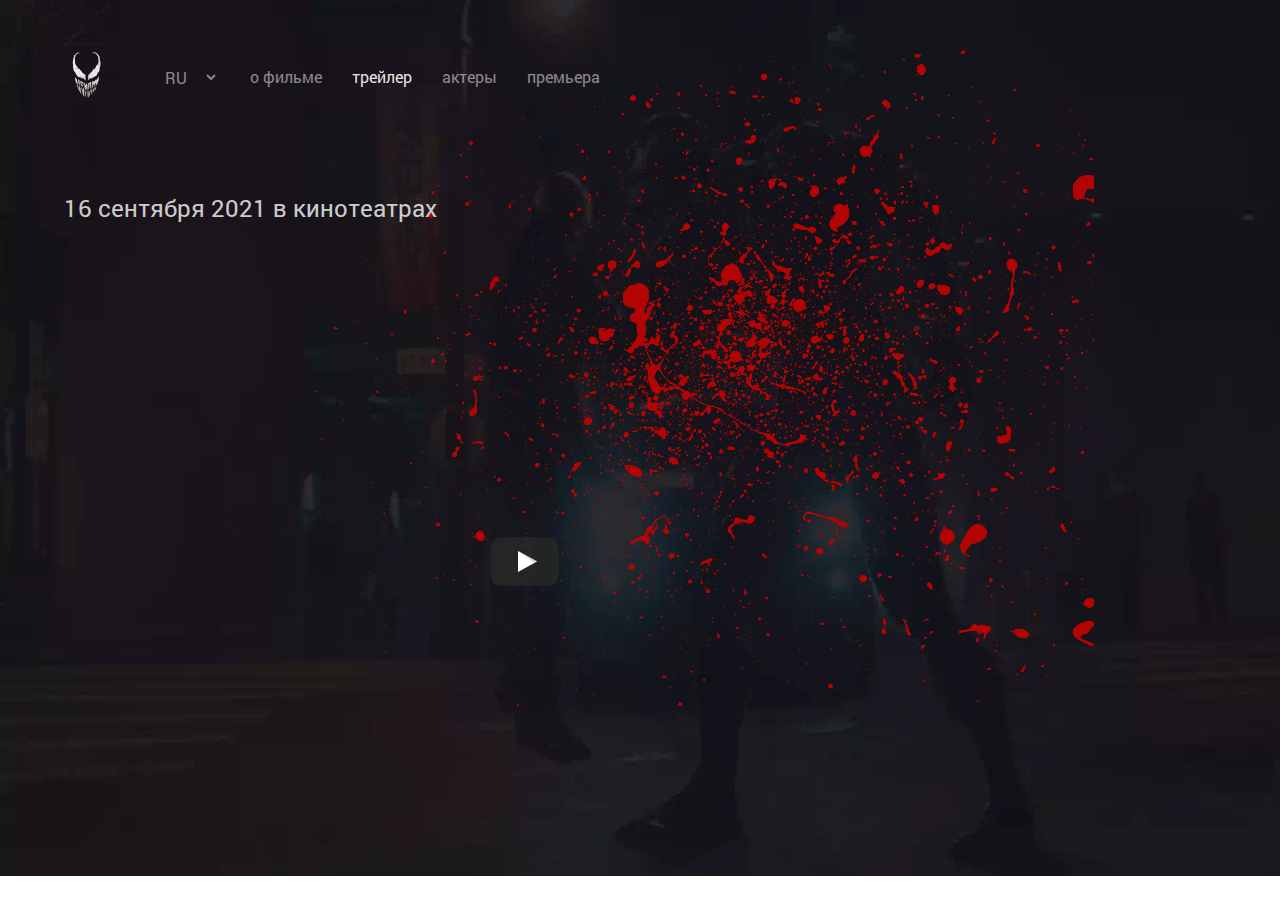
<file: trailer.html>
<!DOCTYPE html>
<html lang="ru">

<head>
  <meta charset="UTF-8">
  <meta http-equiv="X-UA-Compatible" content="IE=edge">
  <meta name="viewport" content="width=device-width, initial-scale=1.0">
  <title data-translate="trailer-title">Venom 2. Трейлер</title>
  <link rel="preconnect" href="https://www.youtube.com/embed/kOF4p_bCLJs">
  <link rel="apple-touch-icon" sizes="120x120" href="favicon/apple-touch-icon.png">
  <link rel="icon" href="favicon/favicon.ico" type="image/x-icon">
  <link rel="icon" type="image/png" sizes="32x32" href="favicon/favicon-32x32.png">
  <link rel="icon" type="image/png" sizes="16x16" href="favicon/favicon-16x16.png">
  <link rel="manifest" href="favicon/site.webmanifest">
  <link rel="mask-icon" href="favicon/safari-pinned-tab.svg" color="#000000">
  <meta name="msapplication-TileColor" content="#000000">
  <meta name="theme-color" content="#000000">
  <link rel="stylesheet" href="css/jquery.fancybox.min.css" />
  <link rel="stylesheet" href="css/normalize.css">
  <link rel="stylesheet" href="css/style.css">
  <script defer src="js/main.js" type="module"></script>
  <script defer src="https://cdn.jsdelivr.net/npm/jquery@3.5.1/dist/jquery.min.js"></script>
  <script defer src="js/jquery.fancybox.min.js"></script>
</head>

<body class="blood">

  <div class="container">
    <header class="header">
      <a href="index.html" class="logo__link">
        <img class="logo__image" src="images/logo.png" alt="logo: Venom" width="46" height="71">
      </a>
      <p class="nav__menu--item">
        <select class="change-lang">
          <option class="change-lang--option" value="ru" selected>RU</option>
          <option class="change-lang--option" value="en">EN</option>
        </select>
      </p>
      <nav class="nav">
        <butoon class="menu__button">
          <span class="menu__button--text" data-translate="menu-menu">меню</span>
          <img class="menu__button--icon" src="images/menu.svg" alt="icon: burger menu">
        </butoon>
        <!-- /.menu__button -->
        <button class="menu__close">
          <span class="menu__close--text" data-translate="menu-close">закрыть</span>
          <img class="menu__close--icon" src="images/arrow.svg" alt="icon: arrow right">
        </button>
        <!-- /.menu__close -->
        <ul class="nav__menu">
          <li class="nav__menu--item">
            <a class="nav__menu--link" data-translate="menu-about" href="about.html">о фильме</a>
          </li>

          <li class="nav__menu--item">
            <a class="nav__menu--link" data-translate="menu-trailer" href="trailer.html">трейлер</a>
          </li>

          <li class="nav__menu--item">
            <a class="nav__menu--link" data-translate="menu-actors" href="actors.html">актеры</a>
          </li>

          <li class="nav__menu--item">
            <a class="nav__menu--link" data-translate="menu-premiere" href="premiere.html">премьера</a>
          </li>
        </ul>
        <!-- /.nav__menu -->
      </nav>
    </header>

    <div class="movie">
      <span class="movie__date" data-translate="movie-date-full">16 сентября 2021 в кинотеатрах</span>
      <div class="embed__trailer">
        <div class="youtube" id="kOF4p_bCLJs"></div>
      </div>
    </div>
    <!-- /.movie -->
  </div>
  <!-- /.container -->

</body>

</html>
</file>
<file: css/style.css>
:root {
  font-size: 1em;
}

body {
  font-family: "Roboto", sans-serif;
  color: #fff;

  background-color: #14131a;
}

img {
  max-width: 100%;
}

.container {
  margin: auto;
  /* max-width: 71.25em; */
  width: 90%;
}

.venom {
  max-width: 45.5em;
  width: 40%;

  position: absolute;
  top: 0;
  right: 0;
}

.header {
  margin-bottom: 5em;
  padding-top: 2.5em;
  display: flex;
  align-items: center;
}

.logo__link {
  margin-right: 3.125em;
  display: inline-block;
}

.nav__menu {
  margin: 0;
  padding: 0;
  display: flex;
  align-items: center;

  list-style: none;
  z-index: 1;
}

.nav__menu--item {
  margin-right: 1.875em;
}

.change-lang {
  width: 60px;
  font-size: 1rem;
  color: rgba(255, 255, 255, .5);
  background-color: inherit;
  border: 1px solid transparent;
  border-radius: 5px;
}

.change-lang:hover,
.change-lang:focus {
  color: rgba(255, 255, 255, .7);
  border: 1px solid rgba(255, 255, 255, .7);
}

.change-lang--option {
  color: rgba(255, 255, 255, .5);
  background-color: #14131a;
}

.nav__menu--link {
  text-decoration: none;
  color: rgba(255, 255, 255, .5);
}

.nav__menu--link:hover,
.nav__menu--link:focus {
  color: rgba(255, 255, 255, .7);
}

.nav__menu--link:active {
  color: rgba(255, 255, 255, .9);
}

.movie__date {
  margin-bottom: 2%;
  display: block;

  font-size: 1.5rem;
  line-height: 1.17;
  color: rgba(255, 255, 255, .8);
}

.movie__logo {
  width: 70%;
}

.movie__description {
  margin-top: 3%;
  max-width: 26.44em;

  font-size: 1rem;
  line-height: 1.4;
  color: rgba(255, 255, 255, .8);
}

.button__group {
  margin-top: 5%;
}

.button {
  padding: .938em 1.875em;

  text-decoration: none;

  border: none;
  border-radius: .312em;
  cursor: pointer;
}

.button__icon,
.button__text {
  display: inline-block;
  vertical-align: middle;
}

.button__text {
  margin-left: .715em;

  font-size: .875rem;
  line-height: 1.14;
}

.button__primary {
  color: #8d0019;

  background-color: #fff;
}

.button__link {
  color: #fff;
}

.blood {
  background: url('../images/blood.png') no-repeat top right 40%,
    url('../images/background.webp') no-repeat 0 0 / cover;
}

.primary-bg {
  background: url('../images/background.webp') no-repeat 0 0 / cover;
}

/* ======================= about page ======================= */

.content {
  display: flex;
}

.col {
  flex-basis: 50%;
}

.content__title {
  margin-top: 0;
  margin-bottom: .625em;

  font-size: 2rem;
  font-weight: bold;
  line-height: 1.313;
  color: rgba(255, 255, 255, .8);
}

.content__subtitle {
  margin-top: 0;
  margin-bottom: .94em;
  line-height: 1.4;
  color: rgba(255, 255, 255, .8);
}

.content__text {
  margin-bottom: 1.875em;
  max-width: 26.44rem;

  line-height: 1.4;
  color: rgba(255, 255, 255, .8);
}

.list {
  padding: 0;

  list-style-type: none;
}

.list__item {
  line-height: 1.5;
}

.column-2 {
  max-width: 21.875rem;

  -webkit-column-count: 2;
  -moz-column-count: 2;
  column-count: 2;
  -webkit-column-gap: 1.25rem;
  -moz-column-gap: 1.25rem;
  column-gap: 1.25rem;
}

.content__trailer {
  display: flex;
  align-items: center;
  justify-content: center;
  height: 12.813em;
  width: 22.813em;

  background: url('../images/trailer-cover.webp') no-repeat center / contain;
  border-radius: .32em;
}

.trailer .play {
  display: flex;
  justify-content: center;
  align-items: center;
  height: 2.813em;
  width: 2.813em;

  background-color: rgba(255, 255, 255, .8);
  border-radius: 50%;
  border: none;
  cursor: pointer;
}

.poster__wrapper {
  display: flex;
  align-items: start;
}

.poster {
  margin-right: 1.875rem;
  width: 22.625rem;

  border-radius: .32rem;
}

.poster__wrapper .content__subtitle {
  margin-bottom: .31rem;
}

.poster__wrapper .list {
  margin: 0 0 1.25rem 0;
}

/* ==================== End of about page ==================== */



/* ======================= actors page ======================= */

.actors__page--header {
  margin-bottom: 1.5em;
}

.actors__subtitles {
  display: flex;
}

.actors__subtitle--first {
  margin-bottom: 0;
}

.actors__subtitle--second,
.actors__subtitle--third {
  margin-bottom: .3rem;
  flex-basis: 50%;
}

.actors {
  display: flex;
  width: 90vw;
}

.actors__main {
  display: flex;
  flex-basis: 50%;
}

.actors__direction {
  display: flex;
  flex-basis: 50%;
}

.actors__list {
  flex-basis: 50%;
}

.actor__about {
  margin-bottom: 10px;
  margin-right: 20px;
  display: flex;
}

.actor__foto {
  flex-basis: content;

  border: 2px solid #fff;
  box-shadow: inset 0 7px 20px rgb(0 0 0 / 25%);
  border-radius: 50%;

  transition: all 1s ease-out;
  -moz-transition: all 1s ease-out;
  -o-transition: all 1s ease-out;
  -webkit-transition: all 1s ease-out;
}

.actor__foto:hover,
.actor__foto:focus {
  transform: scale(1.5);
  -webkit-transform: scale(1.5);
  -moz-transform: scale(1.5);
  -o-transform: scale(1.5);
}

.actor__info {
  margin: auto 0;
  padding-left: 20px;
  flex-basis: 75%;

  font-size: 1.25rem;
  pointer-events: none;
}

.actor__name {
  margin: 0;
}

/* ==================== End of actors page ==================== */



/* ======================= Trailer page ======================= */

.embed__trailer {
  display: flex;
  justify-content: flex-start;
  align-items: center;
  height: 70vh;
}

.youtube {
  width: 80%;
  height: 100%;

  background-position: center;
  background-repeat: no-repeat;
  background-size: cover;
  cursor: pointer;

  position: relative;

  overflow: hidden;
  transition: all 200ms ease-out;
}

.youtube .play {
  margin: auto;
  height: 50px;
  width: 69px;

  background: url('../images/youtube-play-btn.png') no-repeat;
  background-position: 0 -50px;
  -webkit-background-size: 100% auto;
  background-size: 100% auto;

  position: absolute;
  top: 0;
  left: 0;
  right: 0;
  bottom: 0;

  transition: none;
}

.youtube:hover .play {
  background-position: 0 0;
}

/* =================== End of Trailer page ==================== */

.menu__button {
  display: none;
}

.menu__close {
  display: none;
}

.col--ticket__form {
  display: flex;
  justify-content: left;
  align-items: center;
}

.privacy_rus {
  line-height: 1.4;
}

/* ================= The widget-consultant ================= */
.hide-form {
  -webkit-box-sizing: border-box;
  box-sizing: border-box;
  position: fixed;
  bottom: -100vh;
  right: 60px;
  width: 320px;
  max-height: 100vh;
  overflow-y: auto;
  -webkit-transition: bottom 0.5s linear;
  -o-transition: bottom 0.5s linear;
  transition: bottom 0.5s linear;
  z-index: 2;
}

.hide-form-active {
  bottom: 0 !important;
}

.hide-form a {
  color: inherit;
  font-style: italic;
}

.order-trigger {
  width: 170px;
  height: 30px;
  display: block;
  margin-left: auto;
  background-color: #B30303;
  color: #EFE8F4;
  cursor: pointer;
  padding: 0 15px;
  border-top-left-radius: 15px;
  border-top-right-radius: 15px;
  white-space: nowrap;
}

.order-trigger:hover {
  background-color: #4081AF;
}

.order-ticket {
  background-color: #14131a;
  padding: 30px;

}

.order-ticket__form-wrapper {
  display: -webkit-box;
  display: -ms-flexbox;
  display: flex;
  -webkit-box-orient: vertical;
  -webkit-box-direction: normal;
  -ms-flex-direction: column;
  flex-direction: column;
  margin: 0 auto;
}

.order-ticket__description {
  margin-bottom: 15px;
}

.order-ticket__label {
  position: relative;
  padding-top: 10px;
  margin-bottom: 15px;
}

.order-ticket__label-text {
  position: absolute;
  padding: 0 5px;
  left: 10px;
  top: 15px;
  background-color: #14131a;
  transition: top 0.2s linear, border-color 0.5s linear;
  border-left: 1px solid transparent;
  border-right: 1px solid transparent;
  border-top: 1px solid transparent;
  border-bottom-left-radius: 10px;
  border-bottom-right-radius: 10px;
}

.order-ticket__input {
  display: block;
  width: 100%;
  height: 35px;
  background-color: transparent;
  border: 1px solid #EFE8F4;
  color: #EFE8F4;
}


.order-ticket__label-focus .order-ticket__label-text,
.order-ticket__input:focus+.order-ticket__label-text,
.order-ticket__input:active+.order-ticket__label-text {
  top: 0;
  border-color: #4081AF
}

.order-ticket__label-focus .order-ticket__input,
.order-ticket__input:active,
.order-ticket__input:focus {
  border-color: #4081AF;
  outline: none;
}

.order-ticket__preloader-wrapper {
  display: none;
}

.order-ticket__thanks-wrapper {
  display: none;
}

/* ============= End of the widget-consultant ============= */



/* ==================== @media ==================== */

@media (max-width: 1024px) {

  .content {
    flex-direction: column;
    padding-bottom: 5%;
  }

  .content--premiere {
    align-items: center;
  }

  .col {
    margin-bottom: 5%;
  }

  .header {
    margin-bottom: 4%;
  }

  .movie {
    margin-top: 5%;
  }

  .actor__foto {
    width: 70px;
    height: 70px;
  }

  .actor__info {
    padding-left: 10px;
    font-size: 1.1rem;
  }
}

@media (max-width: 768px) {

  .blood {
    background: #14131a;
  }

  .venom {
    top: 10%;
  }

  .actors {
    flex-direction: column;
  }
}

@media (max-width: 576px) {

  .venom {
    top: 20%;
    width: 30%;
  }

  .nav {
    margin-left: auto;
  }

  .nav__menu {
    display: flex;
    flex-direction: column;
    justify-content: center;
    align-items: center;
    height: 100%;
    width: 100%;

    background-color: #fff;

    position: fixed;
    top: 0;
    left: 0;

    transform: translateX(100%);
    transition: transform .2s linear;
  }

  .nav__menu--item {
    margin: 5%;

    font-size: 2rem;
    font-weight: 700;
  }

  .nav__menu--link {
    color: rgb(17, 8, 66);
  }

  .nav__menu--link:active {
    color: rgba(17, 8, 66, .5);
  }

  .menu__button {
    display: flex;
    align-items: center;
    justify-content: center;
    padding: .625rem;

    color: #fff;

    background-color: #14131a;
    border: none;
    cursor: pointer;
  }

  .menu__button--text {
    margin-right: 0.625rem;
  }

  .menu__close {
    display: flex;
    align-items: center;

    font-size: 1.5rem;

    background-color: #fff;
    border: none;
    cursor: pointer;

    position: fixed;
    top: 65px;
    right: 25px;
    z-index: 3;

    opacity: 0;
    transform: translateX(150%);
    transition: transform .2s linear;
    transition-delay: .4s;
  }

  .is-active {
    transform: translateX(0);
    opacity: 1;
  }

  .button__group {
    display: flex;
    align-items: center;
    justify-content: center;
    flex-direction: column;
  }

  .movie__description {
    text-align: center;
  }

  .poster__wrapper {
    flex-direction: column;
  }

  .poster {
    margin-bottom: 4%;
  }

  .content .trailer {
    max-width: 21.875rem;
    width: 100%;
  }

  .poster {
    margin-right: 0;
    max-width: 21.875rem;
    width: 100%;
  }

  .column-2 {
    -webkit-column-count: 1;
    -moz-column-count: 1;
    column-count: 1;
  }

  .actor__foto {
    width: 65px;
    height: 65px;
  }

  .actor__info {
    padding-left: 10px;
    font-size: 1rem;
  }
}

/* ==================== End of @media ==================== */



/* ==================== fonts ==================== */
@font-face {
  font-family: "Roboto";
  src: url(/fonts/RobotoRegular.woff) format(woff);
  src: url(/fonts/RobotoRegular.ttf) format(truetype);
  font-weight: 400;
  font-style: normal;

}

@font-face {
  font-family: "Roboto";
  src: url(/fonts/RobotoBold.woff) format(woff);
  src: url(/fonts/RobotoBold.ttf) format(truetype);
  font-weight: 700;
  font-style: normal;
  font-stretch: normal;
  font-variant: normal;
}
</file>
